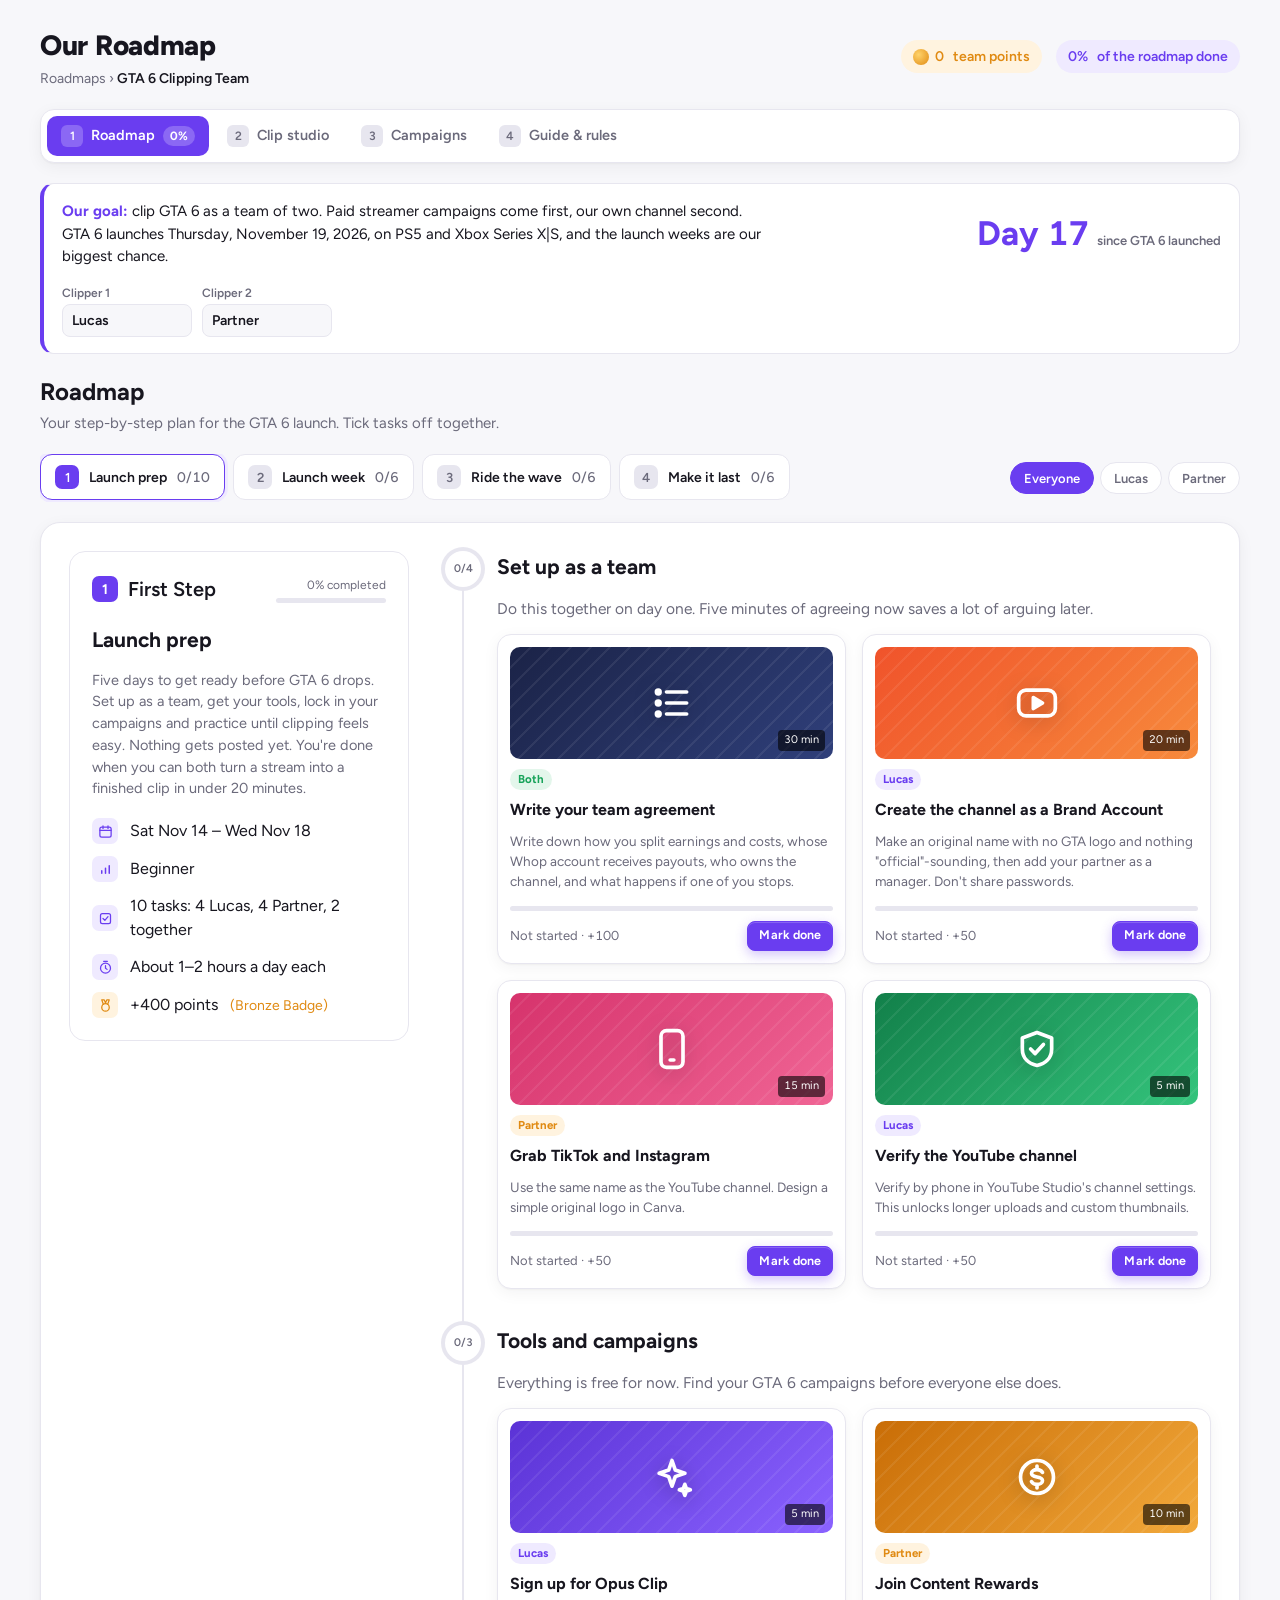
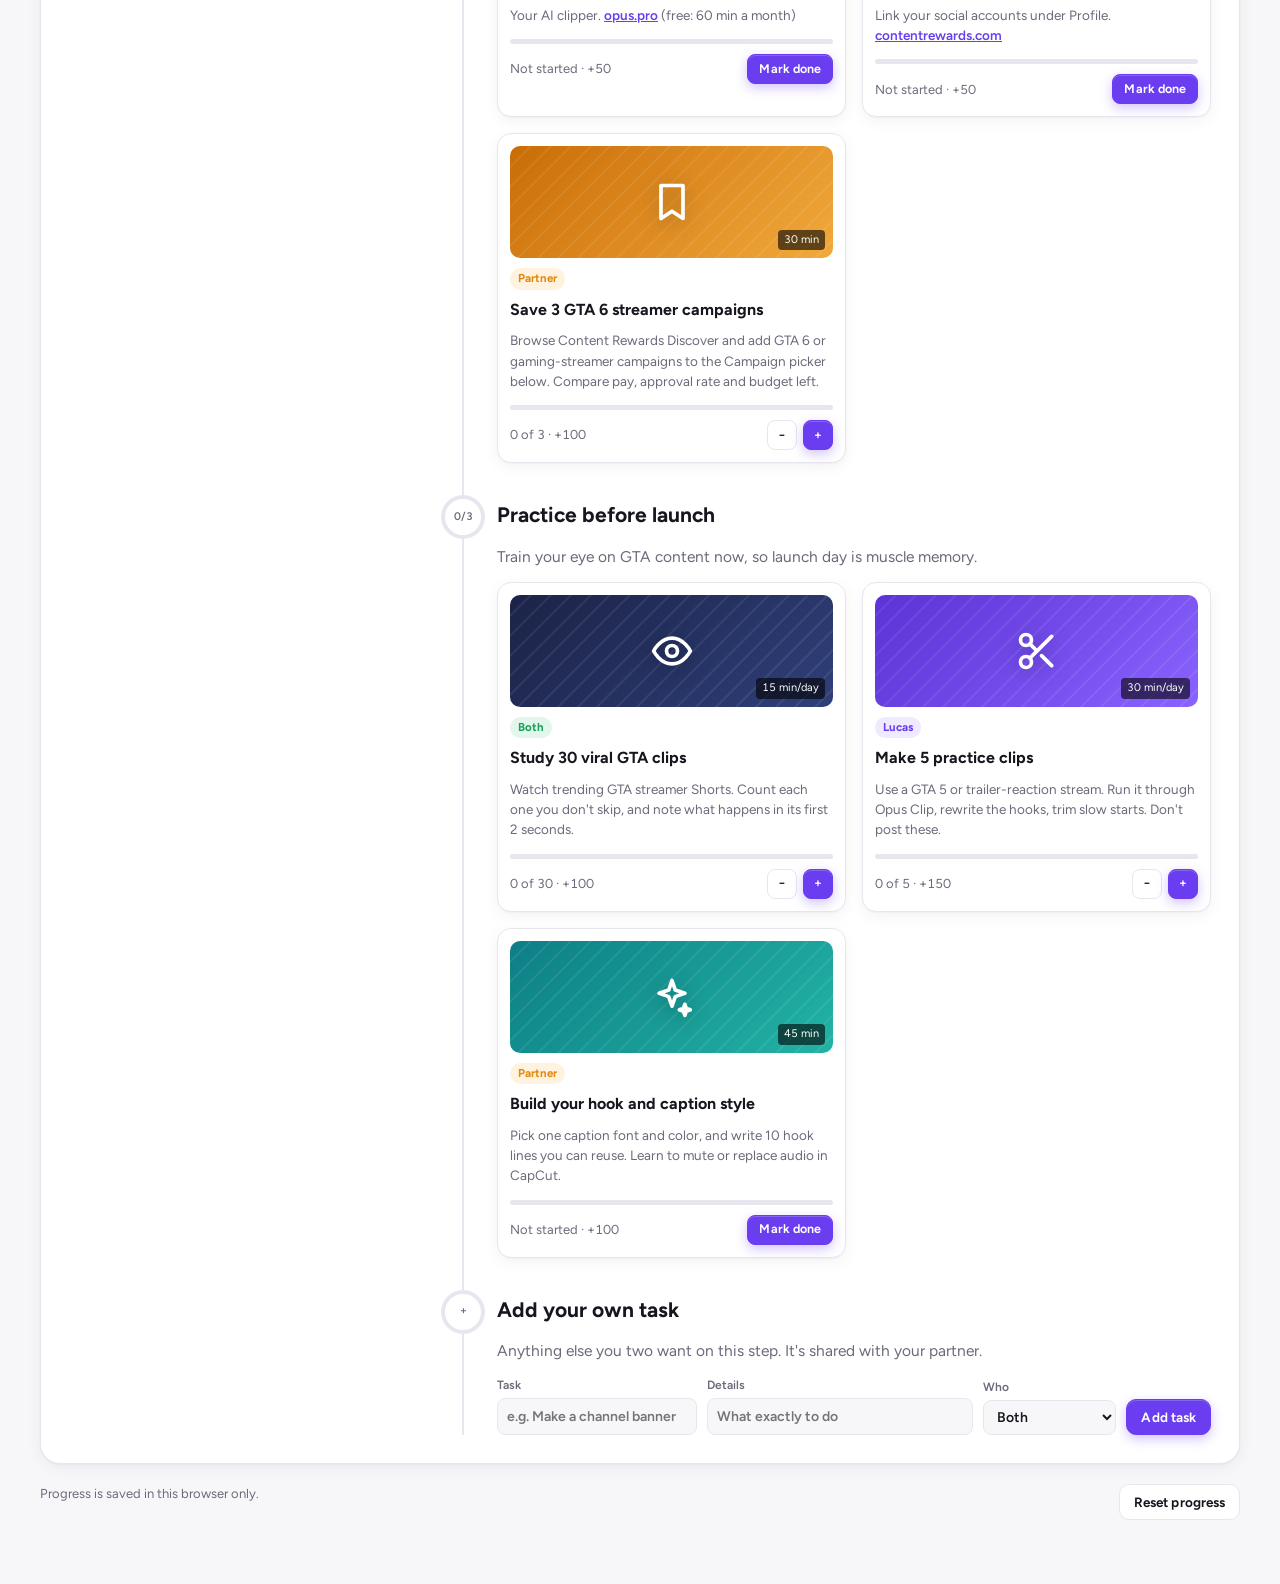
<file: legacy/roadmap-artifact.html>
<!DOCTYPE html>
<html lang="en">
<head>
<meta charset="utf-8">
<meta name="viewport" content="width=device-width, initial-scale=1">
<title>GTA 6 Clipping Roadmap</title>
<link rel="preconnect" href="https://fonts.googleapis.com">
<link rel="preconnect" href="https://fonts.gstatic.com" crossorigin>
<link href="https://fonts.googleapis.com/css2?family=Figtree:wght@400;500;600;700;800&family=Unbounded:wght@600;800&display=swap" rel="stylesheet">
<style>
/* Layout: sticky step card left, vertical timeline of task sections right — progress drives every colour. */
:root {
  --bg: #f7f7fa;
  --surface: #ffffff;
  --line: #e7e6ef;
  --ink: #17161f;
  --muted: #6b6a7b;
  --accent: #6a3df0;
  --accent-soft: #efeaff;
  --good: #18a35a;
  --good-soft: #e3f6eb;
  --gold: #e08a12;
  --gold-soft: #fff3df;
  --shadow: 0 1px 2px rgba(23,22,31,.04), 0 4px 16px rgba(23,22,31,.05);
  --font: "Figtree", system-ui, -apple-system, "Segoe UI", sans-serif;
  color-scheme: light;
}
@media (prefers-color-scheme: dark) {
  :root:not([data-theme="light"]) {
    --bg: #111017; --surface: #1a1922; --line: #2c2a38; --ink: #f1f0f6; --muted: #a09fb2;
    --accent: #9b7bff; --accent-soft: #2a2145; --good: #3ccf7f; --good-soft: #17301f;
    --gold: #f2a93b; --gold-soft: #33260f; --shadow: 0 1px 2px rgba(0,0,0,.3);
    color-scheme: dark;
  }
}
:root[data-theme="dark"] {
  --bg: #111017; --surface: #1a1922; --line: #2c2a38; --ink: #f1f0f6; --muted: #a09fb2;
  --accent: #9b7bff; --accent-soft: #2a2145; --good: #3ccf7f; --good-soft: #17301f;
  --gold: #f2a93b; --gold-soft: #33260f; --shadow: 0 1px 2px rgba(0,0,0,.3);
  color-scheme: dark;
}
* { box-sizing: border-box; }
html, body { margin: 0; }
body { background: var(--bg); color: var(--ink); font-family: var(--font); font-size: 15px; line-height: 1.5; }
button { font-family: inherit; }
:focus-visible { outline: 2px solid var(--accent); outline-offset: 2px; }
a { color: var(--accent); }

.wrap { max-width: 1240px; margin: 0 auto; padding: 24px 20px 64px; display: grid; gap: 20px; }
.top { display: flex; flex-wrap: wrap; align-items: center; justify-content: space-between; gap: 16px; }
.top h1 { margin: 0; font-size: 28px; font-weight: 800; letter-spacing: -.01em; }
.crumb { color: var(--muted); font-size: 14px; margin-top: 2px; }
.crumb b { color: var(--ink); font-weight: 600; }
.stats { display: flex; align-items: center; gap: 14px; flex-wrap: wrap; }
.pill { display: inline-flex; align-items: center; gap: 6px; padding: 6px 12px; border-radius: 999px; font-weight: 600; font-size: 14px; }
.pill.points { color: var(--gold); background: var(--gold-soft); }
.pill.overall { color: var(--accent); background: var(--accent-soft); }
.coin { width: 16px; height: 16px; border-radius: 50%; background: radial-gradient(circle at 35% 35%, #ffd36b, #e08a12); }

.tabs { display: flex; gap: 8px; overflow-x: auto; padding-bottom: 2px; }
.tab { flex: 0 0 auto; display: flex; align-items: center; gap: 10px; padding: 10px 14px; border-radius: 12px; border: 1px solid var(--line); background: var(--surface); color: var(--ink); cursor: pointer; font-size: 14px; font-weight: 600; }
.tab .num { width: 24px; height: 24px; border-radius: 7px; display: grid; place-items: center; background: var(--line); color: var(--muted); font-size: 13px; }
.tab .sub { color: var(--muted); font-weight: 500; font-variant-numeric: tabular-nums; }
.tab[aria-selected="true"] { border-color: var(--accent); box-shadow: 0 0 0 3px var(--accent-soft); }
.tab[aria-selected="true"] .num { background: var(--accent); color: #fff; }
.tab.done .num { background: var(--good); color: #fff; }

.board { background: var(--surface); border: 1px solid var(--line); border-radius: 20px; padding: 28px; display: grid; grid-template-columns: 340px 1fr; gap: 32px; box-shadow: var(--shadow); }
@media (max-width: 900px) { .board { grid-template-columns: 1fr; padding: 18px; } }

.stepcard { position: sticky; top: 20px; align-self: start; border: 1px solid var(--line); border-radius: 16px; padding: 22px; display: grid; gap: 14px; background: var(--surface); }
@media (max-width: 900px) { .stepcard { position: static; } }
.stephead { display: flex; justify-content: space-between; align-items: center; gap: 12px; }
.stephead .label { display: flex; align-items: center; gap: 10px; font-size: 20px; font-weight: 600; }
.badge-num { width: 26px; height: 26px; border-radius: 7px; background: var(--accent); color: #fff; display: grid; place-items: center; font-size: 14px; font-weight: 700; }
.pct { font-size: 12px; color: var(--muted); text-align: right; min-width: 110px; }
.bar { height: 5px; border-radius: 99px; background: var(--line); overflow: hidden; margin-top: 4px; }
.bar > i { display: block; height: 100%; background: var(--accent); border-radius: 99px; transition: width .4s ease; }
.bar.good > i { background: var(--good); }
.stepcard h2 { margin: 6px 0 0; font-size: 21px; text-wrap: balance; }
.stepcard p { margin: 0; color: var(--muted); font-size: 14.5px; }
.meta { list-style: none; margin: 4px 0 0; padding: 0; display: grid; gap: 12px; }
.meta li { display: flex; align-items: center; gap: 12px; font-size: 16px; }
.meta .ic { width: 26px; height: 26px; border-radius: 7px; background: var(--accent-soft); color: var(--accent); display: grid; place-items: center; flex: none; }
.meta .ic svg { width: 15px; height: 15px; }
.meta .reward { color: var(--gold); font-size: 14px; }
.unlocked { display: none; border-radius: 12px; padding: 12px 14px; background: var(--good-soft); color: var(--good); font-weight: 600; font-size: 14px; }
.stepcard.complete .unlocked { display: block; }
.nextbtn { justify-self: start; border: 0; background: var(--accent); color: #fff; padding: 10px 16px; border-radius: 10px; font-weight: 600; cursor: pointer; display: none; }
.stepcard.complete .nextbtn { display: inline-block; }

.timeline { display: grid; gap: 36px; position: relative; padding-left: 56px; }
.timeline::before { content: ""; position: absolute; left: 21px; top: 22px; bottom: 0; width: 2px; background: var(--line); }
.section { position: relative; display: grid; gap: 14px; }
.marker { position: absolute; left: -56px; top: -4px; width: 44px; height: 44px; border-radius: 50%; display: grid; place-items: center; background: var(--surface); font-size: 11px; color: var(--muted); font-weight: 600; font-variant-numeric: tabular-nums; }
.marker.ring { background: conic-gradient(var(--accent) var(--p), var(--line) 0); }
.marker.ring::after { content: attr(data-l); position: absolute; inset: 4px; border-radius: 50%; background: var(--surface); display: grid; place-items: center; }
.marker.check { background: var(--accent); color: #fff; box-shadow: 0 0 0 5px var(--accent-soft); }
.marker.check svg { width: 20px; height: 20px; }
.section h3 { margin: 0; font-size: 21px; font-weight: 700; text-wrap: balance; }
.section.complete h3 { color: var(--accent); }
.section > p { margin: 0; color: var(--muted); max-width: 68ch; font-size: 15.5px; }
.cards { display: grid; grid-template-columns: repeat(auto-fill, minmax(230px, 1fr)); gap: 16px; }

.card { border: 1px solid var(--line); border-radius: 14px; padding: 12px; display: grid; gap: 10px; background: var(--surface); box-shadow: var(--shadow); align-content: start; }
.thumb { position: relative; height: 112px; border-radius: 10px; display: grid; place-items: center; overflow: hidden; color: #fff; }
.thumb svg { width: 44px; height: 44px; filter: drop-shadow(0 4px 10px rgba(0,0,0,.25)); }
.thumb .time { position: absolute; right: 8px; bottom: 8px; background: rgba(0,0,0,.6); color: #fff; font-size: 11px; padding: 2px 6px; border-radius: 4px; font-variant-numeric: tabular-nums; }
.thumb::before { content: ""; position: absolute; inset: 0; background: repeating-linear-gradient(135deg, rgba(255,255,255,.07) 0 2px, transparent 2px 14px); }
.t-red { background: linear-gradient(135deg, #f0532b, #f78a3c); }
.t-blue { background: linear-gradient(135deg, #2b5cf0, #4f8af7); }
.t-violet { background: linear-gradient(135deg, #5b33d6, #8a62ff); }
.t-teal { background: linear-gradient(135deg, #0d7f86, #22b3a5); }
.t-navy { background: linear-gradient(135deg, #1b2347, #2f3f7a); }
.t-pink { background: linear-gradient(135deg, #d6336c, #f06595); }
.t-gold { background: linear-gradient(135deg, #c96d06, #f2a93b); }
.t-green { background: linear-gradient(135deg, #12804a, #34c47c); }
.card h4 { margin: 0; font-size: 16px; font-weight: 700; line-height: 1.3; }
.card .how { margin: 0; color: var(--muted); font-size: 13.5px; }
.card .how a { font-weight: 600; }
.status { display: flex; justify-content: space-between; align-items: center; gap: 8px; font-size: 13px; }
.status .s { color: var(--muted); font-variant-numeric: tabular-nums; }
.card.done .status .s { color: var(--good); font-weight: 600; }
.btn { border: 1px solid var(--line); background: var(--surface); color: var(--ink); border-radius: 8px; padding: 6px 10px; font-size: 13px; font-weight: 600; cursor: pointer; }
.btn.primary { background: var(--accent); border-color: var(--accent); color: #fff; }
.card.done .btn.primary { background: var(--good-soft); color: var(--good); border-color: transparent; }
.counter { display: flex; gap: 6px; }
.counter .btn { width: 32px; padding: 6px 0; }

.ref { display: grid; grid-template-columns: repeat(auto-fit, minmax(280px, 1fr)); gap: 16px; }
.refcard { background: var(--surface); border: 1px solid var(--line); border-radius: 16px; padding: 20px; display: grid; gap: 10px; align-content: start; }
.refcard h3 { margin: 0; font-size: 17px; }
.refcard ol, .refcard ul { margin: 0; padding-left: 20px; display: grid; gap: 6px; font-size: 14px; color: var(--muted); }
.refcard li b { color: var(--ink); }
.refcard table { width: 100%; border-collapse: collapse; font-size: 13.5px; }
.refcard td { padding: 6px 0; border-top: 1px solid var(--line); vertical-align: top; }
.refcard td:last-child { text-align: right; color: var(--muted); font-variant-numeric: tabular-nums; white-space: nowrap; padding-left: 10px; }
.foot { display: flex; justify-content: space-between; flex-wrap: wrap; gap: 12px; color: var(--muted); font-size: 13px; }
.goal { background: var(--surface); border: 1px solid var(--line); border-left: 4px solid var(--accent); border-radius: 14px; padding: 16px 18px; display: flex; flex-wrap: wrap; gap: 16px 28px; align-items: center; justify-content: space-between; }
.goal .txt { max-width: 70ch; font-size: 15px; }
.goal .txt b { color: var(--accent); }
.countdown { display: flex; align-items: baseline; gap: 8px; font-weight: 700; }
.countdown .big { font-size: 34px; line-height: 1; color: var(--accent); font-variant-numeric: tabular-nums; }
.countdown .small { color: var(--muted); font-size: 13px; font-weight: 600; max-width: 140px; line-height: 1.3; }
.team { display: flex; flex-wrap: wrap; gap: 10px; align-items: center; }
.team label { font-size: 12px; color: var(--muted); font-weight: 600; display: grid; gap: 2px; }
.team input { font: inherit; font-size: 14px; font-weight: 600; color: var(--ink); background: var(--bg); border: 1px solid var(--line); border-radius: 8px; padding: 5px 9px; width: 130px; }
.filter { display: flex; gap: 6px; flex-wrap: wrap; }
.chipbtn { border: 1px solid var(--line); background: var(--surface); color: var(--muted); border-radius: 999px; padding: 5px 12px; font-size: 13px; font-weight: 600; cursor: pointer; }
.chipbtn[aria-pressed="true"] { background: var(--accent); border-color: var(--accent); color: #fff; }
.owner { display: inline-flex; align-items: center; gap: 4px; font-size: 11.5px; font-weight: 700; padding: 2px 8px; border-radius: 999px; justify-self: start; }
.owner.o-a { background: var(--accent-soft); color: var(--accent); }
.owner.o-b { background: var(--gold-soft); color: var(--gold); }
.owner.o-both { background: var(--good-soft); color: var(--good); }
.card.hidden { display: none; }
.cardrow { display: flex; justify-content: space-between; align-items: center; gap: 8px; }
.cardtools { display: flex; gap: 10px; }
.linkbtn { border: 0; background: none; padding: 0; color: var(--muted); font-size: 12.5px; font-weight: 600; cursor: pointer; }
.linkbtn:hover { color: var(--accent); }
.addform { display: grid; grid-template-columns: 1.2fr 1.6fr .8fr auto; gap: 10px; align-items: end; }
@media (max-width: 700px) { .addform { grid-template-columns: 1fr; } }
.addform label { display: grid; gap: 4px; font-size: 12px; font-weight: 600; color: var(--muted); }
.addform input, .addform select { font: inherit; font-size: 14px; color: var(--ink); background: var(--bg); border: 1px solid var(--line); border-radius: 8px; padding: 7px 9px; min-width: 0; }
.addform .btn { padding: 8px 14px; }
.camp { background: var(--surface); border: 1px solid var(--line); border-radius: 20px; padding: 24px; display: grid; gap: 16px; box-shadow: var(--shadow); }
.camphead { display: flex; flex-wrap: wrap; justify-content: space-between; align-items: end; gap: 12px; }
.camphead h2 { margin: 0; font-size: 22px; }
.camphead p { margin: 2px 0 0; color: var(--muted); font-size: 14.5px; max-width: 70ch; }
.campsum { display: flex; gap: 8px; flex-wrap: wrap; }
.tablewrap { overflow-x: auto; border: 1px solid var(--line); border-radius: 12px; }
.ctable { width: 100%; border-collapse: collapse; font-size: 14px; min-width: 860px; }
.ctable th { text-align: left; font-size: 12px; color: var(--muted); font-weight: 600; padding: 10px 12px; background: var(--bg); border-bottom: 1px solid var(--line); white-space: nowrap; }
.ctable td { padding: 10px 12px; border-bottom: 1px solid var(--line); vertical-align: middle; }
.ctable tr:last-child td { border-bottom: 0; }
.ctable td.num { font-variant-numeric: tabular-nums; white-space: nowrap; }
.ctable tr.dropped td { opacity: .5; }
.ctable tr.joined td:first-child { box-shadow: inset 3px 0 0 var(--good); }
.cname { font-weight: 700; }
.cnote { color: var(--muted); font-size: 12.5px; margin-top: 2px; max-width: 34ch; }
.plat { display: inline-block; font-size: 11px; font-weight: 700; padding: 1px 6px; border-radius: 5px; background: var(--line); color: var(--muted); margin-right: 3px; }
.plat.on { background: var(--accent-soft); color: var(--accent); }
.pick { border: 1px solid var(--line); background: var(--surface); color: var(--muted); border-radius: 999px; padding: 3px 9px; font-size: 12px; font-weight: 600; cursor: pointer; margin: 2px 4px 2px 0; }
.pick[aria-pressed="true"] { background: var(--good-soft); color: var(--good); border-color: transparent; }
.ctable select { font: inherit; font-size: 13px; color: var(--ink); background: var(--bg); border: 1px solid var(--line); border-radius: 8px; padding: 4px 6px; }
.empty { color: var(--muted); font-size: 14px; padding: 18px; text-align: center; }
.campform { display: grid; grid-template-columns: repeat(6, minmax(0, 1fr)); gap: 10px; align-items: end; }
.campform .wide { grid-column: span 2; }
@media (max-width: 900px) { .campform { grid-template-columns: 1fr 1fr; } .campform .wide { grid-column: span 2; } }
.campform label { display: grid; gap: 4px; font-size: 12px; font-weight: 600; color: var(--muted); }
.campform input { font: inherit; font-size: 14px; color: var(--ink); background: var(--bg); border: 1px solid var(--line); border-radius: 8px; padding: 7px 9px; min-width: 0; }
.campform fieldset { border: 0; padding: 0; margin: 0; display: flex; gap: 10px; align-items: center; font-size: 13px; }
.campform legend { font-size: 12px; font-weight: 600; color: var(--muted); padding: 0; margin-bottom: 4px; }
.campform fieldset label { display: flex; gap: 4px; align-items: center; color: var(--ink); font-weight: 600; }
.jobs { display: grid; gap: 12px; }
.job { border: 1px solid var(--line); border-radius: 14px; padding: 14px 16px; display: grid; gap: 10px; background: var(--surface); }
.jobtop { display: flex; flex-wrap: wrap; justify-content: space-between; gap: 8px 16px; align-items: center; }
.jobtitle { font-weight: 700; word-break: break-word; }
.jobmeta { color: var(--muted); font-size: 13px; }
.state { font-size: 12px; font-weight: 700; padding: 3px 9px; border-radius: 999px; background: var(--line); color: var(--muted); white-space: nowrap; }
.state.processing, .state.starting { background: var(--accent-soft); color: var(--accent); }
.state.done { background: var(--good-soft); color: var(--good); }
.state.error { background: var(--gold-soft); color: var(--gold); }
.jobmsg { font-size: 13.5px; color: var(--muted); }
.jobmsg.err { color: var(--gold); font-weight: 600; }
.cliplist { list-style: none; margin: 0; padding: 0; display: grid; gap: 6px; counter-reset: c; }
.cliplist li { display: grid; grid-template-columns: 28px 1fr auto; gap: 10px; align-items: baseline; font-size: 14px; padding: 6px 0; border-top: 1px solid var(--line); }
.cliplist li::before { counter-increment: c; content: counter(c); font-weight: 700; color: var(--accent); }
.cliplist .hook { display: block; color: var(--good); font-size: 13px; font-weight: 600; margin-top: 2px; }
.cliplist .cm { color: var(--muted); font-size: 12.5px; white-space: nowrap; font-variant-numeric: tabular-nums; }
.jobbtns { display: flex; flex-wrap: wrap; gap: 8px; align-items: center; }
.studioform { display: grid; grid-template-columns: 2.4fr 1fr .8fr .7fr .9fr auto; gap: 10px; align-items: end; }
@media (max-width: 900px) { .studioform { grid-template-columns: 1fr 1fr; } .studioform .wide { grid-column: span 2; } }
.studioform label { display: grid; gap: 4px; font-size: 12px; font-weight: 600; color: var(--muted); }
.studioform input, .studioform select { font: inherit; font-size: 14px; color: var(--ink); background: var(--bg); border: 1px solid var(--line); border-radius: 8px; padding: 7px 9px; min-width: 0; }
.jobbtns a.btn { text-decoration: none; display: inline-block; }
.note { font-size: 13px; color: var(--muted); margin: 0; }
.pagenav { position: sticky; top: 0; z-index: 5; display: flex; gap: 4px; overflow-x: auto; background: var(--surface); border: 1px solid var(--line); border-radius: 14px; padding: 6px; box-shadow: var(--shadow); }
.pagenav a { flex: 0 0 auto; display: flex; align-items: center; gap: 8px; padding: 9px 14px; border-radius: 10px; color: var(--muted); font-weight: 600; font-size: 14.5px; text-decoration: none; }
.pagenav a:hover { background: var(--bg); color: var(--ink); }
.pagenav a[aria-current="page"] { background: var(--accent); color: #fff; }
.pagenav .pi { width: 22px; height: 22px; border-radius: 6px; display: grid; place-items: center; font-size: 12px; background: var(--line); color: var(--muted); }
.pagenav a[aria-current="page"] .pi { background: rgba(255,255,255,.22); color: #fff; }
.pagenav .pc { font-size: 12px; font-weight: 700; padding: 1px 7px; border-radius: 999px; background: var(--accent-soft); color: var(--accent); font-variant-numeric: tabular-nums; }
.pagenav .pc:empty { display: none; }
.pagenav a[aria-current="page"] .pc { background: rgba(255,255,255,.22); color: #fff; }
.page { display: grid; gap: 20px; }
.page[hidden] { display: none; }
.pagehead h2 { margin: 0; font-size: 24px; text-wrap: balance; }
.pagehead p { margin: 2px 0 0; color: var(--muted); font-size: 15px; }
/* Clip studio: its own dark creator-app world, the same in light and dark mode */
#studio { --sx-bg: #0d0b14; --sx-panel: #17142a; --sx-line: #2c2745; --sx-ink: #f6f3ff; --sx-mute: #a49fbf; --sx-hot: #ff2d87; --sx-cool: #7b2cff; --sx-cyan: #00e0ff; --sx-display: "Unbounded", "Figtree", system-ui, sans-serif;
  color-scheme: dark; background: radial-gradient(900px 380px at 0% -10%, rgba(255,45,135,.28), transparent 60%), radial-gradient(800px 380px at 100% 0%, rgba(0,224,255,.18), transparent 60%), var(--sx-bg);
  color: var(--sx-ink); border: 1px solid var(--sx-line); border-radius: 24px; padding: 28px; gap: 18px; box-shadow: 0 20px 60px rgba(13,11,20,.35); }
#studio a { color: var(--sx-cyan); }
.sx-hero { display: grid; gap: 8px; }
.sx-kicker { display: inline-flex; align-items: center; gap: 8px; justify-self: start; font-size: 12px; font-weight: 700; letter-spacing: .06em; text-transform: uppercase; color: var(--sx-mute); background: rgba(255,255,255,.06); border: 1px solid var(--sx-line); padding: 5px 11px; border-radius: 999px; }
.sx-dot { width: 8px; height: 8px; border-radius: 50%; background: var(--sx-hot); box-shadow: 0 0 0 0 rgba(255,45,135,.6); animation: sxPulse 1.6s infinite; display: inline-block; }
@keyframes sxPulse { 0% { box-shadow: 0 0 0 0 rgba(255,45,135,.6); } 70% { box-shadow: 0 0 0 9px rgba(255,45,135,0); } 100% { box-shadow: 0 0 0 0 rgba(255,45,135,0); } }
.sx-title { margin: 4px 0 0; font-family: var(--sx-display); font-weight: 800; font-size: clamp(26px, 4.4vw, 44px); line-height: 1.05; letter-spacing: -.02em; text-wrap: balance; }
.sx-grad { background: linear-gradient(90deg, var(--sx-hot), #ff9a3c 45%, var(--sx-cyan)); -webkit-background-clip: text; background-clip: text; color: transparent; }
.sx-sub { margin: 0; color: var(--sx-mute); max-width: 60ch; font-size: 15.5px; }
.sx-stats { display: flex; gap: 22px; flex-wrap: wrap; margin-top: 6px; }
.sx-stats div { display: grid; }
.sx-stats b { font-family: var(--sx-display); font-size: 24px; font-variant-numeric: tabular-nums; }
.sx-stats span { font-size: 12px; color: var(--sx-mute); text-transform: uppercase; letter-spacing: .06em; font-weight: 700; }
#studio .studioform { display: grid; gap: 12px; grid-template-columns: 1fr; }
.sx-drop { display: flex; align-items: center; gap: 10px; background: rgba(255,255,255,.05); border: 1.5px solid var(--sx-line); border-radius: 18px; padding: 8px 8px 8px 16px; transition: border-color .2s, box-shadow .2s; }
.sx-drop:focus-within { border-color: var(--sx-hot); box-shadow: 0 0 0 4px rgba(255,45,135,.18); }
.sx-drop > svg { width: 20px; height: 20px; color: var(--sx-mute); flex: none; }
#studio .sx-drop input { flex: 1; min-width: 0; background: none; border: 0; color: var(--sx-ink); font: inherit; font-size: 16px; padding: 10px 0; outline: none; }
#studio .sx-drop input::placeholder { color: var(--sx-mute); }
.sx-vh { position: absolute; width: 1px; height: 1px; overflow: hidden; clip: rect(0 0 0 0); }
.sx-go { display: inline-flex; align-items: center; gap: 8px; border: 0; cursor: pointer; font: inherit; font-weight: 800; font-size: 15px; color: #fff; padding: 12px 20px; border-radius: 13px; background: linear-gradient(90deg, var(--sx-hot), var(--sx-cool)); box-shadow: 0 8px 24px rgba(255,45,135,.35); }
.sx-go svg { width: 18px; height: 18px; }
.sx-go:hover { filter: brightness(1.08); }
.sx-opts { display: flex; flex-wrap: wrap; gap: 10px 18px; align-items: center; }
.sx-seg { border: 0; margin: 0; padding: 0; display: flex; align-items: center; gap: 4px; flex-wrap: wrap; }
.sx-seg legend, .sx-lg { float: left; margin-right: 6px; font-size: 11.5px; font-weight: 700; text-transform: uppercase; letter-spacing: .06em; color: var(--sx-mute); padding: 0; }
.sx-seg label { position: relative; cursor: pointer; }
.sx-seg input { position: absolute; opacity: 0; inset: 0; cursor: pointer; }
.sx-seg span { display: inline-block; padding: 6px 12px; border-radius: 999px; border: 1px solid var(--sx-line); font-size: 13.5px; font-weight: 700; color: var(--sx-mute); background: rgba(255,255,255,.03); }
.sx-seg input:checked + span { color: #fff; border-color: transparent; background: linear-gradient(90deg, var(--sx-hot), var(--sx-cool)); }
.sx-seg input:focus-visible + span { outline: 2px solid var(--sx-cyan); outline-offset: 2px; }
.sx-count { display: flex; align-items: center; gap: 4px; }
.sx-step { width: 30px; height: 30px; border-radius: 50%; border: 1px solid var(--sx-line); background: rgba(255,255,255,.04); color: var(--sx-ink); font-size: 16px; font-weight: 700; cursor: pointer; }
#studio .sx-count input { width: 44px; text-align: center; background: none; border: 0; color: var(--sx-ink); font: inherit; font-family: var(--sx-display); font-size: 18px; -moz-appearance: textfield; }
#studio .sx-count input::-webkit-inner-spin-button { -webkit-appearance: none; }
.sx-note { margin: 0; font-size: 13px; color: var(--sx-mute); }
#studio .jobs { gap: 14px; }
.sx-job { background: var(--sx-panel); border: 1px solid var(--sx-line); border-radius: 20px; padding: 16px 18px; color: var(--sx-ink); }
.sx-job .jobtitle { font-size: 16px; }
.sx-job .jobmsg { color: var(--sx-mute); }
.sx-job .jobmsg.err { color: #ffb020; }
.sx-tags { display: flex; flex-wrap: wrap; gap: 6px; margin-top: 6px; }
.sx-tags span { font-size: 12px; font-weight: 700; color: var(--sx-mute); background: rgba(255,255,255,.05); border: 1px solid var(--sx-line); padding: 2px 9px; border-radius: 999px; }
.sx-state { display: inline-flex; align-items: center; gap: 7px; font-size: 12px; font-weight: 800; letter-spacing: .05em; text-transform: uppercase; padding: 5px 11px; border-radius: 999px; background: rgba(255,255,255,.06); color: var(--sx-mute); white-space: nowrap; }
.sx-state.processing, .sx-state.starting { background: rgba(255,45,135,.14); color: #ff7ab6; }
.sx-state.done { background: rgba(32,227,178,.14); color: #3dffc5; }
.sx-state.error { background: rgba(255,176,32,.14); color: #ffb020; }
.sx-bar { height: 6px; border-radius: 99px; background: rgba(255,255,255,.07); overflow: hidden; }
.sx-bar i { display: block; height: 100%; width: 40%; border-radius: 99px; background: linear-gradient(90deg, var(--sx-hot), var(--sx-cyan)); animation: sxSlide 1.8s ease-in-out infinite; }
@keyframes sxSlide { 0% { transform: translateX(-100%); } 100% { transform: translateX(260%); } }
.sx-reel { display: flex; gap: 12px; overflow-x: auto; padding: 4px 2px 10px; scroll-snap-type: x mandatory; }
.sx-phone { position: relative; flex: 0 0 150px; aspect-ratio: 9 / 16; border-radius: 18px; overflow: hidden; scroll-snap-align: start; display: block; text-decoration: none; color: #fff !important; box-shadow: 0 10px 26px rgba(0,0,0,.35), inset 0 0 0 1px rgba(255,255,255,.12); transition: transform .2s; }
.sx-phone::before { content: ""; position: absolute; inset: 0; background: linear-gradient(180deg, rgba(0,0,0,.05) 40%, rgba(0,0,0,.65)); }
a.sx-phone:hover { transform: translateY(-3px); }
.sx-rank, .sx-dur { position: absolute; top: 9px; z-index: 1; font-size: 11.5px; font-weight: 800; padding: 2px 8px; border-radius: 999px; background: rgba(0,0,0,.45); font-variant-numeric: tabular-nums; }
.sx-rank { left: 9px; }
.sx-dur { right: 9px; }
.sx-play { position: absolute; z-index: 1; left: 50%; top: 42%; transform: translate(-50%, -50%); width: 46px; height: 46px; border-radius: 50%; display: grid; place-items: center; background: rgba(255,255,255,.22); backdrop-filter: blur(4px); }
.sx-play svg { width: 22px; height: 22px; margin-left: 3px; }
.sx-cap { position: absolute; z-index: 1; left: 10px; right: 10px; top: 38%; transform: translateY(-50%); text-align: center; font-family: var(--sx-display); font-weight: 800; font-size: 14px; line-height: 1.15; text-transform: uppercase; text-shadow: 0 2px 0 #000, 0 0 10px rgba(0,0,0,.6); -webkit-text-stroke: .6px #000; }
.sx-foot { position: absolute; z-index: 1; left: 10px; right: 10px; bottom: 10px; display: grid; gap: 4px; }
.sx-fire { display: inline-flex; align-items: center; gap: 3px; justify-self: start; font-size: 12px; font-weight: 800; color: #ffd36b; }
.sx-fire svg { width: 13px; height: 13px; }
.sx-ct { font-size: 12px; font-weight: 600; line-height: 1.25; display: -webkit-box; -webkit-line-clamp: 3; -webkit-box-orient: vertical; overflow: hidden; }
.sx-btn { display: inline-flex; align-items: center; gap: 6px; font: inherit; font-size: 13.5px; font-weight: 700; padding: 8px 14px; border-radius: 999px; border: 1px solid var(--sx-line); background: rgba(255,255,255,.05); color: var(--sx-ink) !important; text-decoration: none; cursor: pointer; }
.sx-btn.hot { border: 0; color: #fff !important; background: linear-gradient(90deg, var(--sx-hot), var(--sx-cool)); }
.sx-btn.ghost { background: none; }
#studio .linkbtn { color: var(--sx-mute); }
#studio .linkbtn:hover { color: var(--sx-ink); }
.sx-empty { display: grid; gap: 4px; text-align: center; padding: 34px 16px; color: var(--sx-mute); border: 1.5px dashed var(--sx-line); border-radius: 20px; }
.sx-empty b { font-family: var(--sx-display); color: var(--sx-ink); font-size: 17px; }
@media (max-width: 700px) { #studio { padding: 18px; } .sx-drop { flex-wrap: wrap; } .sx-go { width: 100%; justify-content: center; } .sx-phone { flex-basis: 128px; } }
@media (prefers-reduced-motion: reduce) { .sx-dot, .sx-bar i { animation: none; } }
/* ---- button system ---- */
.btn { display: inline-flex; align-items: center; justify-content: center; gap: 6px; height: 36px; padding: 0 14px; border-radius: 10px; border: 1px solid var(--line); background: var(--surface); color: var(--ink); font: inherit; font-size: 13.5px; font-weight: 650; letter-spacing: .005em; text-decoration: none; cursor: pointer; white-space: nowrap; transition: background .15s, border-color .15s, box-shadow .15s, transform .08s; }
.btn:hover { background: var(--bg); border-color: color-mix(in srgb, var(--line) 50%, var(--muted)); }
.btn:active { transform: translateY(1px); }
.btn svg { width: 15px; height: 15px; flex: none; }
.btn.primary { background: var(--accent); border-color: var(--accent); color: #fff; box-shadow: 0 1px 0 rgba(255,255,255,.2) inset, 0 4px 12px color-mix(in srgb, var(--accent) 30%, transparent); }
.btn.primary:hover { background: color-mix(in srgb, var(--accent) 88%, #000); }
.btn.success { background: var(--good-soft); border-color: transparent; color: var(--good); }
.btn.success:hover { background: color-mix(in srgb, var(--good-soft) 80%, var(--good)); }
.btn:disabled { opacity: .5; cursor: default; transform: none; }
.status .btn { height: 30px; padding: 0 11px; font-size: 12.5px; border-radius: 8px; }
.counter .btn { width: 30px; padding: 0; }
.linkbtn { height: 28px; padding: 0 8px; border-radius: 7px; transition: background .15s, color .15s; }
.linkbtn:hover { background: var(--bg); color: var(--ink); }
.linkbtn.danger:hover { color: #d14343; background: color-mix(in srgb, #d14343 10%, transparent); }
.chipbtn { height: 32px; padding: 0 13px; display: inline-flex; align-items: center; gap: 6px; transition: background .15s, color .15s, border-color .15s; }
.chipbtn:hover { color: var(--ink); border-color: color-mix(in srgb, var(--line) 50%, var(--muted)); }
/* ---- campaigns ---- */
.cx-scout { display: flex; gap: 12px; align-items: center; background: var(--bg); border: 1px solid var(--line); border-radius: 14px; padding: 12px 16px; max-width: 400px; }
.cx-scout b { display: block; font-size: 14px; }
.cx-scout span { font-size: 12.5px; color: var(--muted); line-height: 1.4; }
.cx-live { width: 10px; height: 10px; border-radius: 50%; background: var(--good); box-shadow: 0 0 0 4px var(--good-soft); flex: none; }
.cx-filters { display: flex; gap: 8px; flex-wrap: wrap; }
.cx-n { font-variant-numeric: tabular-nums; font-size: 12px; padding: 1px 7px; border-radius: 999px; background: var(--bg); color: var(--muted); }
.chipbtn[aria-pressed="true"] .cx-n { background: rgba(255,255,255,.22); color: #fff; }
.cx-grid { display: grid; grid-template-columns: repeat(auto-fill, minmax(310px, 1fr)); gap: 16px; align-items: start; }
.cx-card { position: relative; display: grid; gap: 14px; padding: 18px 18px 12px; border: 1px solid var(--line); border-radius: 18px; background: var(--surface); box-shadow: 0 1px 2px rgba(23,22,31,.04), 0 8px 24px rgba(23,22,31,.05); overflow: hidden; transition: box-shadow .2s, transform .2s; }
.cx-card::before { content: ""; position: absolute; inset: 0 0 auto 0; height: 3px; background: var(--line); }
.cx-card.cat-gta6::before { background: linear-gradient(90deg, #ff6a2b, #ff2d87); }
.cx-card.cat-gaming::before { background: linear-gradient(90deg, var(--accent), #4f8af7); }
.cx-card:hover { box-shadow: 0 1px 2px rgba(23,22,31,.05), 0 14px 32px rgba(23,22,31,.09); }
.cx-card.joined { border-color: color-mix(in srgb, var(--good) 45%, var(--line)); }
.cx-card.is-paused .cx-rate, .cx-card.is-paused .cx-fund { opacity: .55; }
.cx-head { display: flex; justify-content: space-between; align-items: center; gap: 8px; }
.cx-badges { display: flex; gap: 6px; flex-wrap: wrap; }
.cx-badges span { height: 22px; display: inline-flex; align-items: center; font-size: 11px; font-weight: 800; letter-spacing: .05em; text-transform: uppercase; padding: 0 8px; border-radius: 6px; }
.cx-cat { background: var(--bg); color: var(--muted); }
.cat-gta6 .cx-cat { background: #fff0e8; color: #c2410c; }
.cat-gaming .cx-cat { background: var(--accent-soft); color: var(--accent); }
.cx-new { background: #ff2d87; color: #fff; }
.cx-paused { background: var(--gold-soft); color: var(--gold); }
.cx-joined { background: var(--good-soft); color: var(--good); }
.cx-site { font-size: 12px; color: var(--muted); font-weight: 600; white-space: nowrap; }
.cx-titleblock { display: grid; gap: 3px; }
.cx-card h3 { margin: 0; font-size: 17px; line-height: 1.3; font-weight: 750; text-wrap: balance; }
.cx-org { font-size: 13px; color: var(--muted); }
.cx-rate { display: flex; justify-content: space-between; align-items: end; gap: 12px; padding: 14px 16px; border-radius: 14px; background: var(--bg); }
.cx-rate-main { display: grid; }
.cx-upto { font-size: 11px; font-weight: 700; text-transform: uppercase; letter-spacing: .06em; color: var(--muted); }
.cx-rate-main b { font-size: 30px; line-height: 1.05; font-weight: 800; letter-spacing: -.02em; font-variant-numeric: tabular-nums; }
.cx-unit { font-size: 12.5px; color: var(--muted); font-weight: 600; }
.cx-cap { display: grid; text-align: right; }
.cx-cap b { font-size: 17px; font-variant-numeric: tabular-nums; }
.cx-cap span { font-size: 11.5px; color: var(--muted); }
.cx-fund { display: grid; gap: 7px; }
.cx-fund-row { display: flex; justify-content: space-between; align-items: baseline; font-size: 13px; color: var(--muted); }
.cx-fund-row b { color: var(--ink); font-size: 14px; font-variant-numeric: tabular-nums; }
.cx-fund-row b i { font-style: normal; color: var(--muted); font-weight: 500; font-size: 12.5px; }
.cx-meter { height: 6px; border-radius: 99px; background: var(--line); overflow: hidden; }
.cx-meter i { display: block; height: 100%; border-radius: 99px; background: var(--good); }
.cx-meter.low i { background: var(--gold); }
.cx-plat { display: flex; gap: 6px; flex-wrap: wrap; }
.cx-pchip { height: 24px; display: inline-flex; align-items: center; padding: 0 9px; border-radius: 999px; font-size: 12px; font-weight: 650; border: 1px solid var(--line); color: var(--ink); }
.cx-muted { font-size: 12.5px; color: var(--muted); }
.cx-note { display: flex; gap: 8px; margin: 0; font-size: 13px; line-height: 1.45; color: var(--ink); background: var(--gold-soft); border-radius: 12px; padding: 10px 12px; }
.cx-note svg { width: 16px; height: 16px; flex: none; color: var(--gold); margin-top: 1px; }
.cx-who { display: flex; justify-content: space-between; align-items: center; gap: 10px; padding-top: 12px; border-top: 1px solid var(--line); }
.cx-who-label { font-size: 13px; font-weight: 650; color: var(--muted); }
.cx-card .cx-who-label { color: var(--muted); }
.cx-avatars { display: flex; gap: 6px; }
.cx-av { width: 34px; height: 34px; border-radius: 50%; border: 1.5px dashed color-mix(in srgb, var(--line) 40%, var(--muted)); background: var(--surface); color: var(--muted); font: inherit; font-weight: 800; font-size: 13px; cursor: pointer; transition: background .15s, color .15s, border-color .15s, transform .1s; }
.cx-av:hover { border-color: var(--accent); color: var(--accent); }
.cx-av:active { transform: scale(.94); }
.cx-av[aria-pressed="true"] { border: 1.5px solid transparent; background: var(--accent); color: #fff; }
.cx-av.b[aria-pressed="true"] { background: #ff6a2b; }
.cx-av:disabled { cursor: default; }
.cx-cta { display: grid; grid-template-columns: 1fr 1fr; gap: 8px; }
.cx-cta .btn { width: 100%; }
.cx-cta .btn:only-child { grid-column: 1 / -1; }
.cx-foot { display: flex; justify-content: space-between; align-items: center; gap: 8px; flex-wrap: wrap; font-size: 12px; color: var(--muted); }
.cx-links { display: flex; gap: 2px; margin-right: -8px; }
.cx-add summary { cursor: pointer; font-weight: 700; color: var(--accent); font-size: 14px; margin-bottom: 10px; }
.toast { position: fixed; left: 50%; bottom: 24px; transform: translateX(-50%) translateY(20px); opacity: 0; background: var(--ink); color: var(--bg); padding: 10px 16px; border-radius: 10px; font-weight: 600; font-size: 14px; transition: .3s; pointer-events: none; }
.toast.show { opacity: 1; transform: translateX(-50%); }
@media (prefers-reduced-motion: reduce) { * { transition: none !important; } }
</style>
</head>
<body>
<div class="wrap">
  <header class="top">
    <div>
      <h1>Our Roadmap</h1>
      <div class="crumb">Roadmaps › <b>GTA 6 Clipping Team</b></div>
    </div>
    <div class="stats">
      <span class="pill points"><span class="coin"></span><span id="points">0</span>&nbsp;team points</span>
      <span class="pill overall"><span id="overall">0%</span>&nbsp;of the roadmap done</span>
    </div>
  </header>

  <nav class="pagenav" id="pagenav" aria-label="Pages">
    <a href="#roadmap" data-page="roadmap"><span class="pi">1</span>Roadmap<span class="pc" id="pc-roadmap"></span></a>
    <a href="#studio" data-page="studio"><span class="pi">2</span>Clip studio<span class="pc" id="pc-studio"></span></a>
    <a href="#campaigns" data-page="campaigns"><span class="pi">3</span>Campaigns<span class="pc" id="pc-campaigns"></span></a>
    <a href="#guide" data-page="guide"><span class="pi">4</span>Guide &amp; rules</a>
  </nav>

  <section class="goal" aria-label="Current goal">
    <div class="txt"><b>Our goal:</b> clip GTA 6 as a team of two. Paid streamer campaigns come first, our own channel second. GTA 6 launches Thursday, November 19, 2026, on PS5 and Xbox Series X|S, and the launch weeks are our biggest chance.</div>
    <div class="countdown" id="countdown"></div>
    <div class="team">
      <label for="nameA">Clipper 1<input id="nameA" type="text" maxlength="16"></label>
      <label for="nameB">Clipper 2<input id="nameB" type="text" maxlength="16"></label>
    </div>
  </section>

  <div class="page" data-page="roadmap">
  <div class="pagehead"><h2>Roadmap</h2><p>Your step-by-step plan for the GTA 6 launch. Tick tasks off together.</p></div>
  <div style="display:flex;flex-wrap:wrap;gap:12px;justify-content:space-between;align-items:center">
    <nav class="tabs" role="tablist" id="tabs"></nav>
    <div class="filter" id="filter" aria-label="Show tasks for"></div>
  </div>

  <main class="board">
    <aside class="stepcard" id="stepcard"></aside>
    <div class="timeline" id="timeline"></div>
  </main>
  </div>
  <div class="page" data-page="studio">
  <section class="camp" id="studio" aria-label="Clip studio"></section>
  </div>
  <div class="page" data-page="campaigns">
  <section class="camp" id="campaigns" aria-label="Campaign picker"></section>
  </div>
  <div class="page" data-page="guide">
  <div class="pagehead"><h2>Guide &amp; rules</h2><p>Your daily routine, your tools and the rules that keep your channel safe.</p></div>
  <section class="ref" aria-label="Quick reference">
    <div class="refcard">
      <h3>Our daily routine (about 1 hour each)</h3>
      <ol>
        <li><b><span class="nA">Clipper 1</span> finds</b>: pick the freshest GTA 6 stream from a campaign streamer and run it through Opus Clip</li>
        <li><b><span class="nA">Clipper 1</span> picks</b>: choose the best reactions and moments, skip story cutscenes</li>
        <li><b><span class="nB">Clipper 2</span> polishes</b>: write the hook, mute the radio, check captions, trim the start</li>
        <li><b><span class="nB">Clipper 2</span> posts</b>: Shorts, TikTok and Reels, with the campaign hashtags</li>
        <li><b>Both log</b>: submit the links and note views after 48 hours</li>
      </ol>
      <p style="margin:0;font-size:14px;color:var(--muted)"><b style="color:var(--ink)">Swap roles every Monday</b> so neither of you gets bored. On a low-energy day, one clip each still counts.</p>
    </div>
    <div class="refcard">
      <h3>Your toolkit</h3>
      <table>
        <tr><td><a href="https://www.opus.pro" target="_blank" rel="noopener">Opus Clip</a> · AI clipping</td><td>Free → $15/mo</td></tr>
        <tr><td><a href="https://vizard.ai" target="_blank" rel="noopener">Vizard</a> · free practice minutes</td><td>Free</td></tr>
        <tr><td><a href="https://www.capcut.com" target="_blank" rel="noopener">CapCut</a> · small fixes</td><td>Free</td></tr>
        <tr><td><a href="https://contentrewards.com" target="_blank" rel="noopener">Content Rewards</a> · paid campaigns</td><td>Free</td></tr>
        <tr><td>YouTube Studio · stats</td><td>Free</td></tr>
      </table>
    </div>
    <div class="refcard">
      <h3>GTA 6 rules that keep us safe</h3>
      <ol>
        <li><b>No story cutscenes or the ending.</b> Rockstar removes isolated cinematics and spoilers.</li>
        <li><b>No leaks.</b> Nothing from before launch that isn't official.</li>
        <li><b>Mute the radio.</b> Licensed songs trigger Content ID claims.</li>
        <li><b>No NPC-massacre compilations.</b> YouTube can demonetize shock content.</li>
        <li><b>No GTA logo or Rockstar art</b> as our channel branding, and no "official"-sounding name.</li>
        <li><b>Always add our own hook.</b> Never post AI clips untouched.</li>
        <li><b>Never buy views,</b> and remember Take-Two can take any video down.</li>
        <li><b>Split money in writing</b> and talk to a tax advisor once money comes in.</li>
      </ol>
    </div>
  </section>
  </div>

  <div class="foot">
    <span id="sync"></span>
    <button class="btn" id="reset" type="button">Reset progress</button>
  </div>
</div>
<div class="toast" id="toast" role="status" aria-live="polite"></div>

<script>
const ICONS = {
  play: '<svg viewBox="0 0 24 24" fill="none" stroke="currentColor" stroke-width="2" stroke-linecap="round" stroke-linejoin="round"><rect x="2" y="5" width="20" height="14" rx="4"/><path d="M10 9l5 3-5 3z" fill="currentColor"/></svg>',
  phone: '<svg viewBox="0 0 24 24" fill="none" stroke="currentColor" stroke-width="2" stroke-linecap="round" stroke-linejoin="round"><rect x="6" y="2" width="12" height="20" rx="3"/><path d="M11 18h2"/></svg>',
  shield: '<svg viewBox="0 0 24 24" fill="none" stroke="currentColor" stroke-width="2" stroke-linecap="round" stroke-linejoin="round"><path d="M12 3l8 3v6c0 5-3.5 8-8 9-4.5-1-8-4-8-9V6z"/><path d="M8.5 12l2.5 2.5 4.5-5"/></svg>',
  spark: '<svg viewBox="0 0 24 24" fill="none" stroke="currentColor" stroke-width="2" stroke-linecap="round" stroke-linejoin="round"><path d="M12 3l1.8 5.2L19 10l-5.2 1.8L12 17l-1.8-5.2L5 10l5.2-1.8z"/><path d="M19 16l.8 2.2L22 19l-2.2.8L19 22l-.8-2.2L16 19l2.2-.8z"/></svg>',
  scissors: '<svg viewBox="0 0 24 24" fill="none" stroke="currentColor" stroke-width="2" stroke-linecap="round" stroke-linejoin="round"><circle cx="6" cy="6" r="3"/><circle cx="6" cy="18" r="3"/><path d="M20 4L8.1 15.9M14.5 14.5L20 20M8.1 8.1L12 12"/></svg>',
  coin: '<svg viewBox="0 0 24 24" fill="none" stroke="currentColor" stroke-width="2" stroke-linecap="round" stroke-linejoin="round"><circle cx="12" cy="12" r="9"/><path d="M15 9.5c-.6-1-1.7-1.5-3-1.5-1.7 0-3 .9-3 2s1.3 1.7 3 2 3 .9 3 2-1.3 2-3 2c-1.3 0-2.4-.5-3-1.5M12 6v2M12 16v2"/></svg>',
  eye: '<svg viewBox="0 0 24 24" fill="none" stroke="currentColor" stroke-width="2" stroke-linecap="round" stroke-linejoin="round"><path d="M2 12s3.5-7 10-7 10 7 10 7-3.5 7-10 7S2 12 2 12z"/><circle cx="12" cy="12" r="3"/></svg>',
  bookmark: '<svg viewBox="0 0 24 24" fill="none" stroke="currentColor" stroke-width="2" stroke-linecap="round" stroke-linejoin="round"><path d="M6 3h12v18l-6-4-6 4z"/></svg>',
  upload: '<svg viewBox="0 0 24 24" fill="none" stroke="currentColor" stroke-width="2" stroke-linecap="round" stroke-linejoin="round"><path d="M12 16V4M7 9l5-5 5 5"/><path d="M4 16v3a2 2 0 002 2h12a2 2 0 002-2v-3"/></svg>',
  list: '<svg viewBox="0 0 24 24" fill="none" stroke="currentColor" stroke-width="2" stroke-linecap="round" stroke-linejoin="round"><path d="M9 6h11M9 12h11M9 18h11"/><circle cx="4.5" cy="6" r="1"/><circle cx="4.5" cy="12" r="1"/><circle cx="4.5" cy="18" r="1"/></svg>',
  chart: '<svg viewBox="0 0 24 24" fill="none" stroke="currentColor" stroke-width="2" stroke-linecap="round" stroke-linejoin="round"><path d="M3 3v18h18"/><path d="M7 15l4-4 3 3 6-7"/></svg>',
  calendar: '<svg viewBox="0 0 24 24" fill="none" stroke="currentColor" stroke-width="2" stroke-linecap="round" stroke-linejoin="round"><rect x="3" y="5" width="18" height="16" rx="3"/><path d="M3 10h18M8 3v4M16 3v4"/></svg>',
  flask: '<svg viewBox="0 0 24 24" fill="none" stroke="currentColor" stroke-width="2" stroke-linecap="round" stroke-linejoin="round"><path d="M9 3h6M10 3v6L4.5 18.5A2 2 0 006.2 21h11.6a2 2 0 001.7-2.5L14 9V3"/><path d="M7 15h10"/></svg>',
  flag: '<svg viewBox="0 0 24 24" fill="none" stroke="currentColor" stroke-width="2" stroke-linecap="round" stroke-linejoin="round"><path d="M5 21V4M5 4h11l-2 4 2 4H5"/></svg>',
  plus: '<svg viewBox="0 0 24 24" fill="none" stroke="currentColor" stroke-width="2" stroke-linecap="round" stroke-linejoin="round"><circle cx="12" cy="12" r="9"/><path d="M12 8v8M8 12h8"/></svg>',
  check: '<svg viewBox="0 0 24 24" fill="none" stroke="currentColor" stroke-width="3" stroke-linecap="round" stroke-linejoin="round"><path d="M5 12.5l4.5 4.5L19 7.5"/></svg>',
  level: '<svg viewBox="0 0 24 24" fill="none" stroke="currentColor" stroke-width="2.4" stroke-linecap="round"><path d="M6 18v-4M12 18V10M18 18V6"/></svg>',
  tasks: '<svg viewBox="0 0 24 24" fill="none" stroke="currentColor" stroke-width="2" stroke-linecap="round" stroke-linejoin="round"><rect x="4" y="4" width="16" height="16" rx="3"/><path d="M8 12l3 3 5-6"/></svg>',
  clock: '<svg viewBox="0 0 24 24" fill="none" stroke="currentColor" stroke-width="2" stroke-linecap="round"><circle cx="12" cy="13" r="8"/><path d="M12 9v4l2.5 2M9 2h6"/></svg>',
  medal: '<svg viewBox="0 0 24 24" fill="none" stroke="currentColor" stroke-width="2" stroke-linecap="round" stroke-linejoin="round"><circle cx="12" cy="15" r="6"/><path d="M8.5 10L6 3h4l2 5 2-5h4l-2.5 7"/></svg>'
};

const STEPS = [
  { name: "First Step", title: "Launch prep", weeks: "Sat Nov 14 – Wed Nov 18", level: "Beginner", hours: "About 1–2 hours a day each", bonus: 400, badge: "Bronze Badge",
    desc: "Five days to get ready before GTA 6 drops. Set up as a team, get your tools, lock in your campaigns and practice until clipping feels easy. Nothing gets posted yet. You're done when you can both turn a stream into a finished clip in under 20 minutes.",
    sections: [
      { title: "Set up as a team", desc: "Do this together on day one. Five minutes of agreeing now saves a lot of arguing later.", tasks: [
        { id: "deal", owner: "both", title: "Write your team agreement", time: "30 min", icon: "list", theme: "t-navy", pts: 100,
          how: "Write down how you split earnings and costs, whose Whop account receives payouts, who owns the channel, and what happens if one of you stops." },
        { id: "yt", owner: "a", title: "Create the channel as a Brand Account", time: "20 min", icon: "play", theme: "t-red", pts: 50,
          how: "Make an original name with no GTA logo and nothing \"official\"-sounding, then add your partner as a manager. Don't share passwords." },
        { id: "social", owner: "b", title: "Grab TikTok and Instagram", time: "15 min", icon: "phone", theme: "t-pink", pts: 50,
          how: "Use the same name as the YouTube channel. Design a simple original logo in Canva." },
        { id: "verify", owner: "a", title: "Verify the YouTube channel", time: "5 min", icon: "shield", theme: "t-green", pts: 50,
          how: "Verify by phone in YouTube Studio's channel settings. This unlocks longer uploads and custom thumbnails." } ] },
      { title: "Tools and campaigns", desc: "Everything is free for now. Find your GTA 6 campaigns before everyone else does.", tasks: [
        { id: "opus", owner: "a", title: "Sign up for Opus Clip", time: "5 min", icon: "spark", theme: "t-violet", pts: 50,
          how: 'Your AI clipper. <a href="https://www.opus.pro" target="_blank" rel="noopener">opus.pro</a> (free: 60 min a month)' },
        { id: "rewards", owner: "b", title: "Join Content Rewards", time: "10 min", icon: "coin", theme: "t-gold", pts: 50,
          how: 'Link your social accounts under Profile. <a href="https://contentrewards.com" target="_blank" rel="noopener">contentrewards.com</a>' },
        { id: "campaigns", owner: "b", title: "Save 3 GTA 6 streamer campaigns", time: "30 min", icon: "bookmark", theme: "t-gold", pts: 100, target: 3,
          how: "Browse Content Rewards Discover and add GTA 6 or gaming-streamer campaigns to the Campaign picker below. Compare pay, approval rate and budget left." } ] },
      { title: "Practice before launch", desc: "Train your eye on GTA content now, so launch day is muscle memory.", tasks: [
        { id: "study", owner: "both", title: "Study 30 viral GTA clips", time: "15 min/day", icon: "eye", theme: "t-navy", pts: 100, target: 30,
          how: "Watch trending GTA streamer Shorts. Count each one you don't skip, and note what happens in its first 2 seconds." },
        { id: "practice", owner: "a", title: "Make 5 practice clips", time: "30 min/day", icon: "scissors", theme: "t-violet", pts: 150, target: 5,
          how: "Use a GTA 5 or trailer-reaction stream. Run it through Opus Clip, rewrite the hooks, trim slow starts. Don't post these." },
        { id: "template", owner: "b", title: "Build your hook and caption style", time: "45 min", icon: "spark", theme: "t-teal", pts: 100,
          how: "Pick one caption font and color, and write 10 hook lines you can reuse. Learn to mute or replace audio in CapCut." } ] }
    ] },
  { name: "Second Step", title: "Launch week", weeks: "Thu Nov 19 – Wed Nov 25", level: "Beginner", hours: "About 1–2 hours a day each", bonus: 600, badge: "Silver Badge",
    desc: "GTA 6 is out and everyone is streaming it. Demand for clips is at its peak, so speed and volume matter most this week. You're done when you've posted 30 clips together and one has been approved for payout.",
    sections: [
      { title: "Launch day", desc: "Be early. The first good clips of the big streamers travel the furthest.", tasks: [
        { id: "pick", owner: "b", title: "Pick your 2 main streamers", time: "30 min", icon: "eye", theme: "t-navy", pts: 50,
          how: "Out of your saved campaigns, choose the 2 streamers whose GTA 6 reactions are funniest or loudest." },
        { id: "day1", owner: "both", title: "Post 4 clips on launch day", time: "Nov 19", icon: "upload", theme: "t-red", pts: 150, target: 4,
          how: "Two each. Tap + after each clip you post and submit." } ] },
      { title: "Post every day", desc: "About 4 clips a day between you, on YouTube Shorts, TikTok and Reels.", tasks: [
        { id: "posts30", owner: "both", title: "Post 30 clips this week", time: "1 hour/day each", icon: "upload", theme: "t-red", pts: 250, target: 30,
          how: "Check every clip before posting: no story cutscenes, radio muted, your own hook." },
        { id: "payout", owner: "both", title: "Get your first approved clip", time: "Milestone", icon: "coin", theme: "t-gold", pts: 150,
          how: "Your first clip approved for payout. Tick it the day it happens." } ] },
      { title: "Track what works", desc: "One shared log, so you both learn from every clip.", tasks: [
        { id: "log", owner: "a", title: "Start a shared clip log", time: "10 min", icon: "list", theme: "t-teal", pts: 50,
          how: "A shared sheet with one row per clip: streamer, hook, length, views after 48h, approved or not." },
        { id: "best", owner: "b", title: "Spot your best hook", time: "15 min", icon: "chart", theme: "t-blue", pts: 100,
          how: "At the end of the week, which hook style got the most views? Write it down and reuse it." } ] }
    ] },
  { name: "Third Step", title: "Ride the wave", weeks: "Nov 26 – Dec 16", level: "Intermediate", hours: "About 1 hour a day each", bonus: 800, badge: "Gold Badge",
    desc: "The hype is still huge, but more clippers are joining. Turn it into a calm routine, swap roles weekly, and become the go-to clippers for one streamer. You're done when your routine runs smoothly and you know your best clip type.",
    sections: [
      { title: "Quick check-in", desc: "Still posting most days? Then the upgrade pays for itself.", tasks: [
        { id: "upgrade", owner: "a", title: "Decide on Opus Clip Starter", time: "5 min", icon: "spark", theme: "t-violet", pts: 50,
          how: "Posting daily: upgrade ($15/month, no watermark) and split the cost as agreed. Not yet: fix the routine first." },
        { id: "swap", owner: "both", title: "Swap roles for a week", time: "1 week", icon: "calendar", theme: "t-teal", pts: 100,
          how: "Clipper 1 polishes and posts, Clipper 2 finds and picks. Keeps it fresh and you both learn every part." } ] },
      { title: "Daily rhythm", desc: "About 5 clips a day between you.", tasks: [
        { id: "posts100", owner: "both", title: "Post 100 clips", time: "1 hour/day each", icon: "upload", theme: "t-red", pts: 400, target: 100,
          how: "Tap + after each clip. Three weeks at about 5 a day gets you there." } ] },
      { title: "Weekly reviews", desc: "Fifteen minutes together every Sunday.", tasks: [
        { id: "reviews", owner: "both", title: "Do 3 Sunday reviews together", time: "15 min/week", icon: "calendar", theme: "t-teal", pts: 150, target: 3,
          how: "Look at your 3 best and 3 worst clips. Agree on one thing to do more of and one to stop." },
        { id: "own", owner: "b", title: "Own one streamer", time: "Ongoing", icon: "flag", theme: "t-gold", pts: 100,
          how: "Become the fastest clipper for one streamer's GTA 6 sessions. Being first on their best moments is your edge." },
        { id: "trim", owner: "a", title: "Drop weak campaigns", time: "10 min", icon: "scissors", theme: "t-navy", pts: 50,
          how: "Leave campaigns that keep rejecting clips or are running out of budget." } ] }
    ] },
  { name: "Final Step", title: "Make it last", weeks: "Dec 17 – Jan 13", level: "Intermediate", hours: "About 1 hour a day each", bonus: 1000, badge: "Platinum Badge",
    desc: "The launch wave cools down. Experiment, get ready for the next GTA 6 moment, and decide together where to go next.",
    sections: [
      { title: "Small experiments", desc: "Change one thing at a time so you know what made the difference.", tasks: [
        { id: "length", owner: "a", title: "Test long vs. short clips", time: "1 week", icon: "flask", theme: "t-blue", pts: 150, target: 10,
          how: "Post 5 long ones (45–60 s) and 5 short ones (15–25 s), then compare views in your log." },
        { id: "angle", owner: "b", title: "Try a new angle on your own channel", time: "1 week", icon: "spark", theme: "t-violet", pts: 100,
          how: "If you own a PS5 or Xbox: tips, secrets or funny moments from your own gameplay. No story spoilers." },
        { id: "online", owner: "b", title: "Get ready for GTA 6 Online", time: "Watch", icon: "eye", theme: "t-navy", pts: 100,
          how: "Rockstar hasn't announced its online mode's launch yet. When it does, plan a second launch push like week one." } ] },
      { title: "Check-in together", desc: "Compare what you earned with the time you put in, then choose your path.", tasks: [
        { id: "compare", owner: "both", title: "Compare earnings vs. time", time: "30 min", icon: "chart", theme: "t-teal", pts: 100,
          how: "Add up payouts and hours for each of you. Is it growing week over week?" },
        { id: "tax", owner: "a", title: "Book a tax advisor (if earning)", time: "30 min", icon: "shield", theme: "t-green", pts: 100,
          how: "Two people earning together in Austria may count as a partnership (GesbR). One appointment clears it up." },
        { id: "decide", owner: "both", title: "Choose your path", time: "Decision", icon: "flag", theme: "t-gold", pts: 150,
          how: "Growing: keep going, maybe Opus Clip Pro. Flat: try a second streamer or angle. Not enjoying it: stopping is fine." } ] }
    ] }
];

const LAUNCH = "2026-11-19";
const LOCAL_KEY = "gta6-clipping-roadmap-v2";
const VIEW_KEY = "gta6-clipping-roadmap-view";
const esc = s => String(s).replace(/[&<>"']/g, c => ({ "&": "&amp;", "<": "&lt;", ">": "&gt;", '"': "&quot;", "'": "&#39;" }[c]));

// Shared team data (synced through the page's database when available, else kept in this browser)
let shared = { done: {}, count: {}, nameA: "Lucas", nameB: "Partner", custom: [], campaigns: [], jobs: [] };
// Per-viewer view settings (always local)
let view = { step: 0, show: "all" };
try { const s = JSON.parse(localStorage.getItem(LOCAL_KEY)); if (s) shared = Object.assign(shared, s); } catch (e) {}
try { const v = JSON.parse(localStorage.getItem(VIEW_KEY)); if (v) view = Object.assign(view, v); } catch (e) {}
const saveView = () => { try { localStorage.setItem(VIEW_KEY, JSON.stringify(view)); } catch (e) {} };
const saveLocal = () => { if (db) return; try { localStorage.setItem(LOCAL_KEY, JSON.stringify(shared)); } catch (e) {} };

let db = null, comments = null, readOnly = false, syncState = "local";

const customFor = i => shared.custom.filter(c => c.step === i).sort((a, b) => (a.created || 0) - (b.created || 0)).map(c => ({
  id: "c_" + c.key, key: c.key, custom: true, owner: c.owner || "both", title: c.title, how: c.how || "",
  time: "Our task", icon: "flag", theme: "t-teal", pts: 50 }));
const sectionsFor = i => {
  const extra = customFor(i);
  return extra.length ? STEPS[i].sections.concat([{ title: "Our own tasks", desc: "Tasks you added yourselves.", tasks: extra }]) : STEPS[i].sections;
};
const allTasks = i => sectionsFor(i).flatMap(x => x.tasks);
const prog = t => t.target ? Math.min(shared.count[t.id] || 0, t.target) / t.target : (shared.done[t.id] ? 1 : 0);
const isDone = t => prog(t) >= 1;
const stepPct = i => { const ts = allTasks(i); return ts.reduce((a, t) => a + prog(t), 0) / ts.length; };
const stepDone = i => allTasks(i).every(isDone);
const ownerName = o => o === "a" ? shared.nameA : o === "b" ? shared.nameB : "Both";
const visible = t => view.show === "all" || t.owner === "both" || t.owner === view.show;

function points() {
  let p = 0;
  STEPS.forEach((s, i) => { allTasks(i).forEach(t => { if (isDone(t)) p += t.pts; }); if (stepDone(i)) p += s.bonus; });
  return p;
}

function toast(msg) {
  const el = document.getElementById("toast"); el.textContent = msg; el.classList.add("show");
  clearTimeout(toast.t); toast.t = setTimeout(() => el.classList.remove("show"), 2600);
}

function renderCountdown() {
  const today = new Date(); const t0 = Date.UTC(today.getFullYear(), today.getMonth(), today.getDate());
  const days = Math.round((Date.parse(LAUNCH) - t0) / 864e5);
  const el = document.getElementById("countdown");
  if (days > 0) el.innerHTML = `<span class="big">${days}</span><span class="small">${days === 1 ? "day" : "days"} until GTA 6 launches</span>`;
  else if (days === 0) el.innerHTML = `<span class="big">Today</span><span class="small">GTA 6 is out. Go!</span>`;
  else el.innerHTML = `<span class="big">Day ${1 - days}</span><span class="small">since GTA 6 launched</span>`;
}

function renderTeam() {
  const a = document.getElementById("nameA"), b = document.getElementById("nameB");
  if (document.activeElement !== a) a.value = shared.nameA;
  if (document.activeElement !== b) b.value = shared.nameB;
  a.disabled = b.disabled = readOnly;
  document.querySelectorAll(".nA").forEach(e => e.textContent = shared.nameA);
  document.querySelectorAll(".nB").forEach(e => e.textContent = shared.nameB);
  const opts = [["all", "Everyone"], ["a", shared.nameA], ["b", shared.nameB]];
  document.getElementById("filter").innerHTML = opts.map(([k, l]) =>
    `<button class="chipbtn" type="button" data-show="${k}" aria-pressed="${view.show === k}">${esc(l)}</button>`).join("");
  const sync = document.getElementById("sync");
  sync.textContent = syncState === "live" ? (readOnly ? "Synced with your team. You can view, but only people with edit access can change it." : "Synced live with your team. Changes show up for both of you.")
    : syncState === "loading" ? "Connecting to your team's shared progress…"
    : syncState === "stale" ? "Can't reach the shared progress right now. What you see may be out of date."
    : "Progress is saved in this browser only.";
}

function renderTabs() {
  document.getElementById("tabs").innerHTML = STEPS.map((s, i) => {
    const ts = allTasks(i), d = ts.filter(isDone).length;
    return `<button class="tab ${stepDone(i) ? "done" : ""}" role="tab" aria-selected="${i === view.step}" data-i="${i}">
      <span class="num">${stepDone(i) ? "✓" : i + 1}</span>${s.title}<span class="sub">${d}/${ts.length}</span></button>`;
  }).join("");
}

function renderCard() {
  const i = view.step, s = STEPS[i], ts = allTasks(i), pct = Math.round(stepPct(i) * 100);
  const mine = k => ts.filter(t => t.owner === k).length;
  const el = document.getElementById("stepcard");
  el.className = "stepcard" + (stepDone(i) ? " complete" : "");
  el.innerHTML = `
    <div class="stephead">
      <span class="label"><span class="badge-num">${i + 1}</span>${s.name}</span>
      <div class="pct">${pct}% completed<div class="bar"><i style="width:${pct}%"></i></div></div>
    </div>
    <h2>${s.title}</h2>
    <p>${s.desc}</p>
    <ul class="meta">
      <li><span class="ic">${ICONS.calendar}</span>${s.weeks}</li>
      <li><span class="ic">${ICONS.level}</span>${s.level}</li>
      <li><span class="ic">${ICONS.tasks}</span>${ts.length} tasks: ${mine("a")} ${esc(shared.nameA)}, ${mine("b")} ${esc(shared.nameB)}, ${mine("both")} together</li>
      <li><span class="ic">${ICONS.clock}</span>${s.hours}</li>
      <li><span class="ic" style="background:var(--gold-soft);color:var(--gold)">${ICONS.medal}</span>+${s.bonus} points <span class="reward">(${s.badge})</span></li>
    </ul>
    <div class="unlocked">${s.badge} unlocked. Nice teamwork.</div>
    ${i < STEPS.length - 1 ? `<button class="nextbtn" type="button" data-next="1">Continue to Step ${i + 2}</button>` : ""}`;
}

function renderTimeline() {
  const i = view.step;
  const html = sectionsFor(i).map(sec => {
    const n = sec.tasks.length, d = sec.tasks.filter(isDone).length, full = d === n;
    const p = sec.tasks.reduce((a, t) => a + prog(t), 0) / n;
    const marker = full ? `<div class="marker check">${ICONS.check}</div>`
      : `<div class="marker ring" style="--p:${Math.round(p * 100)}%" data-l="${d}/${n}"></div>`;
    return `<section class="section ${full ? "complete" : ""}">${marker}
      <h3>${sec.title}</h3><p>${sec.desc}</p>
      <div class="cards">${sec.tasks.map(card).join("")}</div></section>`;
  }).join("");
  const form = readOnly ? "" : `<section class="section addsec"><div class="marker ring" style="--p:0%" data-l="+"></div>
      <h3>Add your own task</h3><p>Anything else you two want on this step. It's shared with your partner.</p>
      <form class="addform" id="addform">
        <label for="newTitle">Task<input id="newTitle" type="text" maxlength="80" required placeholder="e.g. Make a channel banner"></label>
        <label for="newHow">Details<input id="newHow" type="text" maxlength="200" placeholder="What exactly to do"></label>
        <label for="newOwner">Who<select id="newOwner"><option value="both">Both</option><option value="a">${esc(shared.nameA)}</option><option value="b">${esc(shared.nameB)}</option></select></label>
        <button class="btn primary" type="submit">Add task</button>
      </form></section>`;
  document.getElementById("timeline").innerHTML = html + form;
}

function card(t) {
  const done = isDone(t), pr = prog(t);
  let status, control;
  if (t.target) {
    const c = Math.min(shared.count[t.id] || 0, t.target);
    status = done ? "Completed" : `${c} of ${t.target}`;
    control = readOnly ? "" : `<span class="counter"><button class="btn" type="button" data-dec="${t.id}" aria-label="Remove one from ${esc(t.title)}">−</button><button class="btn primary" type="button" data-inc="${t.id}" aria-label="Add one to ${esc(t.title)}">+</button></span>`;
  } else {
    status = done ? "Completed" : "Not started";
    control = readOnly ? "" : `<button class="btn primary" type="button" data-toggle="${t.id}">${done ? "Done ✓" : "Mark done"}</button>`;
  }
  const title = t.custom ? esc(t.title) : t.title, how = t.custom ? esc(t.how) : t.how;
  const tools = `<span class="cardtools">${comments ? `<button class="linkbtn" type="button" data-comment="1">Comment</button>` : ""}${t.custom && !readOnly ? `<button class="linkbtn" type="button" data-del="${t.key}">Remove</button>` : ""}</span>`;
  return `<article class="card ${done ? "done" : ""} ${visible(t) ? "" : "hidden"}" data-comment-target>
    <div class="thumb ${t.theme}">${ICONS[t.icon]}<span class="time">${t.time}</span></div>
    <div class="cardrow"><span class="owner o-${t.owner}">${esc(ownerName(t.owner))}</span>${tools}</div>
    <h4>${title}</h4>
    <p class="how">${how}</p>
    <div class="bar ${done ? "good" : ""}"><i style="width:${Math.round(pr * 100)}%"></i></div>
    <div class="status"><span class="s">${status} · +${t.pts}</span>${control}</div>
  </article>`;
}

function render() {
  renderCountdown(); renderTeam(); renderTabs(); renderCard(); renderTimeline(); renderStudio(); renderCampaigns(); renderNavCounts();
  document.getElementById("points").textContent = points().toLocaleString("en");
  const all = STEPS.flatMap((s, i) => allTasks(i));
  document.getElementById("overall").textContent = Math.round(all.reduce((a, t) => a + prog(t), 0) / all.length * 100) + "%";
  document.getElementById("reset").hidden = readOnly;
}


const STATUS = [["considering", "Considering"], ["joined", "Joined"], ["dropped", "Dropped"]];
const CATS = { gta6: "GTA 6", gaming: "Gaming", other: "Other" };
const safeUrl = u => /^https:\/\/[^\s"'<>]+$/.test(u || "") ? u : "";
let campFilter = "all", scoutInfo = null;
const money = n => n >= 1000 ? "$" + (n / 1000).toFixed(n >= 10000 ? 0 : 1).replace(/\.0$/, "") + "K" : "$" + Math.round(n);
const ago = t => { if (!t) return ""; const h = (Date.now() - t) / 36e5; return h < 1 ? "just now" : h < 24 ? Math.floor(h) + "h ago" : Math.floor(h / 24) + "d ago"; };
function renderCampaigns() {
  const el = document.getElementById("campaigns");
  if (el.contains(document.activeElement) && document.activeElement.closest(".campform")) { renderCampRows(); return; }
  const list = shared.campaigns, live = list.filter(c => c.status !== "dropped");
  const n = { all: live.length, gta6: live.filter(c => c.category === "gta6").length, gaming: live.filter(c => c.category === "gaming").length, joined: list.filter(c => c.status === "joined").length };
  const fresh = list.filter(c => c.foundAt && Date.now() - c.foundAt < 48 * 36e5).length;
  el.innerHTML = `
    <div class="camphead">
      <div><h2>Campaigns</h2>
        <p>Claude checks the clipping sites twice a day and adds new GTA 6 and gaming campaigns here. Tap your name on the ones you like and join the ones you both pick.</p></div>
      <div class="cx-scout"><span class="cx-live"></span><div><b>${scoutInfo && scoutInfo.lastRun ? "Last checked " + ago(scoutInfo.lastRun) : "Not checked yet"}</b>
        <span>${scoutInfo && scoutInfo.summary ? esc(scoutInfo.summary) : "Next check runs automatically."}${fresh ? ` · ${fresh} new in the last 2 days` : ""}</span></div></div>
    </div>
    <div class="cx-filters" role="group" aria-label="Show campaigns">${[["all", "All active"], ["gta6", "GTA 6"], ["gaming", "Gaming"], ["joined", "Joined"]].map(([k, l]) =>
      `<button type="button" class="chipbtn" data-cfilter="${k}" aria-pressed="${campFilter === k}">${l} <span class="cx-n">${n[k]}</span></button>`).join("")}</div>
    <div class="cx-grid" id="cgrid"></div>
    ${readOnly ? "" : `<details class="cx-add"><summary>Add a campaign yourself</summary><form class="campform" id="campform">
      <label class="wide" for="cName">Campaign<input id="cName" type="text" maxlength="80" required placeholder="e.g. GTA 6 Clipping Campaign"></label>
      <label class="wide" for="cLink">Link<input id="cLink" type="url" maxlength="300" placeholder="https://contentrewards.com/…"></label>
      <label for="cRate">$ per 1K views<input id="cRate" type="number" min="0" max="100" step="0.05" placeholder="1.00"></label>
      <label for="cCat">Type<select id="cCat"><option value="gta6">GTA 6</option><option value="gaming">Gaming</option><option value="other">Other</option></select></label>
      <label for="cBudget">Budget<input id="cBudget" type="text" maxlength="30" placeholder="$12K of $20K used"></label>
      <fieldset><legend>Platforms allowed</legend>
        <label><input type="checkbox" id="pYT" checked>YT</label><label><input type="checkbox" id="pTT" checked>TT</label><label><input type="checkbox" id="pIG" checked>IG</label></fieldset>
      <label class="wide" for="cNote">Notes<input id="cNote" type="text" maxlength="160" placeholder="Rules, required hashtags, which streamer…"></label>
      <button class="btn primary" type="submit">Add campaign</button>
    </form></details>`}`;
  renderCampRows();
}
function renderCampRows() {
  const g = document.getElementById("cgrid"); if (!g) return;
  const catRank = { gta6: 0, gaming: 1, other: 2 }, stRank = { joined: 0, considering: 1, dropped: 2 };
  let list = shared.campaigns.slice();
  if (campFilter === "joined") list = list.filter(c => c.status === "joined");
  else { list = list.filter(c => c.status !== "dropped"); if (campFilter !== "all") list = list.filter(c => c.category === campFilter); }
  list.sort((a, b) => (stRank[a.status] - stRank[b.status]) || (catRank[a.category] - catRank[b.category]) || ((a.live === false) - (b.live === false)) || ((b.rate || 0) - (a.rate || 0)));
  const dropped = shared.campaigns.filter(c => c.status === "dropped").length;
  if (!list.length) { g.innerHTML = `<div class="empty" style="grid-column:1/-1">${campFilter === "joined" ? "You haven't joined a campaign yet." : "No campaigns here yet. Claude adds new ones automatically."}</div>`; return; }
  const initials = n => esc(String(n || "?").trim().slice(0, 1).toUpperCase());
  g.innerHTML = list.map(c => {
    const url = safeUrl(c.link), isNew = c.foundAt && Date.now() - c.foundAt < 48 * 36e5;
    const left = c.budgetTotal ? Math.max(0, c.budgetTotal - c.budgetUsed) : 0;
    const pctLeft = c.budgetTotal ? Math.round(left / c.budgetTotal * 100) : null;
    const plat = ["yt", "tt", "ig"].filter(k => c.platforms && c.platforms[k]);
    const PL = { yt: "YouTube", tt: "TikTok", ig: "Reels" };
    const both = c.pickA && c.pickB;
    return `<article class="cx-card ${c.status} cat-${c.category}${c.live === false ? " is-paused" : ""}" data-comment-target>
      <header class="cx-head">
        <div class="cx-badges"><span class="cx-cat">${CATS[c.category]}</span>${isNew ? `<span class="cx-new">New</span>` : ""}${c.live === false ? `<span class="cx-paused">Paused</span>` : ""}${c.status === "joined" ? `<span class="cx-joined">Joined</span>` : ""}</div>
        <span class="cx-site">${esc(c.site || "")}</span>
      </header>
      <div class="cx-titleblock">
        <h3>${esc(c.name)}</h3>
        ${c.org ? `<div class="cx-org">by ${esc(c.org)}</div>` : ""}
      </div>
      <div class="cx-rate">
        <div class="cx-rate-main">${c.rateUpTo ? `<span class="cx-upto">up to</span>` : ""}<b>${c.rate ? "$" + Number(c.rate).toFixed(2) : "–"}</b><span class="cx-unit">per 1K views</span></div>
        ${c.maxPerClip ? `<div class="cx-cap"><b>$${c.maxPerClip}</b><span>max per clip</span></div>` : ""}
      </div>
      <div class="cx-fund">
        <div class="cx-fund-row"><span>Budget left</span><b>${c.budgetTotal ? money(left) + `<i> of ${money(c.budgetTotal)}</i>` : esc(c.budget || "Not shown")}</b></div>
        ${pctLeft !== null ? `<div class="cx-meter ${pctLeft < 20 ? "low" : ""}" role="img" aria-label="${pctLeft}% of the budget left"><i style="width:${pctLeft}%"></i></div>` : ""}
      </div>
      <div class="cx-plat">${plat.length ? plat.map(k => `<span class="cx-pchip">${PL[k]}</span>`).join("") : `<span class="cx-muted">Platforms: see the campaign page</span>`}</div>
      ${c.note ? `<p class="cx-note"><svg viewBox="0 0 24 24" aria-hidden="true"><circle cx="12" cy="12" r="9" fill="none" stroke="currentColor" stroke-width="2"/><path d="M12 11v6M12 7.5v.5" stroke="currentColor" stroke-width="2.2" stroke-linecap="round"/></svg><span>${esc(c.note)}</span></p>` : ""}
      <div class="cx-who">
        <span class="cx-who-label">${both ? "You both like this" : "Who's in?"}</span>
        <span class="cx-avatars">
          <button class="cx-av" type="button" data-pick="${c.id}|a" aria-pressed="${!!c.pickA}" title="${esc(shared.nameA)}" aria-label="${esc(shared.nameA)} likes this" ${readOnly ? "disabled" : ""}>${initials(shared.nameA)}</button>
          <button class="cx-av b" type="button" data-pick="${c.id}|b" aria-pressed="${!!c.pickB}" title="${esc(shared.nameB)}" aria-label="${esc(shared.nameB)} likes this" ${readOnly ? "disabled" : ""}>${initials(shared.nameB)}</button>
        </span>
      </div>
      <div class="cx-cta">
        ${url ? `<a class="btn" href="${esc(url)}" target="_blank" rel="noopener">Open campaign<svg viewBox="0 0 24 24" aria-hidden="true"><path d="M14 4h6v6M20 4l-9 9M18 14v5a1 1 0 01-1 1H5a1 1 0 01-1-1V7a1 1 0 011-1h5" fill="none" stroke="currentColor" stroke-width="2" stroke-linecap="round" stroke-linejoin="round"/></svg></a>` : ""}
        ${readOnly ? "" : (c.status === "joined"
          ? `<button class="btn success" type="button" data-cset="${c.id}|considering" aria-pressed="true"><svg viewBox="0 0 24 24" aria-hidden="true"><path d="M5 12.5l4.5 4.5L19 7.5" fill="none" stroke="currentColor" stroke-width="2.6" stroke-linecap="round" stroke-linejoin="round"/></svg>Joined</button>`
          : c.status === "dropped" ? `<button class="btn" type="button" data-cset="${c.id}|considering">Restore</button>`
          : `<button class="btn primary" type="button" data-cset="${c.id}|joined">Mark as joined</button>`)}
      </div>
      <footer class="cx-foot">
        <span>${c.foundBy === "claude" ? `Found by Claude ${ago(c.foundAt)}` : "Added by you"}${c.checkedAt ? ` · checked ${ago(c.checkedAt)}` : ""}</span>
        <span class="cx-links">${comments ? `<button class="linkbtn" type="button" data-ccomment="1">Comment</button>` : ""}${readOnly ? "" : `${c.status !== "dropped" ? `<button class="linkbtn" type="button" data-cset="${c.id}|dropped">Drop</button>` : ""}<button class="linkbtn danger" type="button" data-cdel="${c.id}">Remove</button>`}</span>
      </footer>
    </article>`;
  }).join("") + (dropped && campFilter !== "joined" ? `<div class="cx-muted" style="grid-column:1/-1">${dropped} dropped campaign${dropped > 1 ? "s" : ""} hidden.</div>` : "");
}
const campBody = c => { const b = Object.assign({}, c); delete b.id; return b; };
function saveCampaign(c) {
  if (db) write("campaigns/" + c.id, () => db.doc("campaigns/" + c.id).set(campBody(c)));
  else saveLocal();
}
function cleanCampaign(id, v) {
  const num = x => Math.max(0, Number(x) || 0);
  return { id, name: String(v.name || "").slice(0, 100), link: String(v.link || "").slice(0, 300), rate: Math.min(100, num(v.rate)), rateUpTo: !!v.rateUpTo,
    budget: String(v.budget || "").slice(0, 40), budgetUsed: num(v.budgetUsed), budgetTotal: num(v.budgetTotal), maxPerClip: num(v.maxPerClip),
    approval: String(v.approval || "").slice(0, 20), note: String(v.note || "").slice(0, 220), org: String(v.org || "").slice(0, 60), site: String(v.site || "").slice(0, 40),
    category: CATS[v.category] ? v.category : "other", live: v.live === false ? false : true, foundBy: v.foundBy === "claude" ? "claude" : "team",
    foundAt: num(v.foundAt), checkedAt: num(v.checkedAt),
    platforms: { yt: !!(v.platforms && v.platforms.yt), tt: !!(v.platforms && v.platforms.tt), ig: !!(v.platforms && v.platforms.ig) },
    status: ["considering", "joined", "dropped"].includes(v.status) ? v.status : "considering", pickA: !!v.pickA, pickB: !!v.pickB, created: num(v.created) };
}
document.addEventListener("change", e => {
  const id = e.target.dataset && e.target.dataset.cstatus; if (!id || readOnly) return;
  const c = shared.campaigns.find(x => x.id === id); if (!c) return;
  c.status = e.target.value; saveCampaign(c); render();
  if (c.status === "joined") toast(`Joined ${c.name}. Read its rules before your first clip.`);
});

// ---------- Clip studio ----------
const CLIPPERS = { "OpusClip": "Opus Clip", "Everygen": "Everygen" };
let mcp = null, sampler = null, myId = null;
const polling = {}, localNote = {};
const fmtDate = t => t ? new Date(t).toLocaleString("en-GB", { day: "numeric", month: "short", hour: "2-digit", minute: "2-digit" }) : "";
function cleanJob(id, v) {
  const clips = Array.isArray(v.clips) ? v.clips.slice(0, 10).map(c => ({ title: String(c.title || "Clip").slice(0, 140), duration: Number(c.duration) || 0,
    score: Number(c.score) || 0, preview: safeUrl(String(c.preview || "")) , hook: String(c.hook || "").slice(0, 120) })) : [];
  return { id, url: safeUrl(String(v.url || "")), tool: CLIPPERS[v.tool] ? v.tool : "OpusClip", length: Math.max(10, Math.min(90, Number(v.length) || 20)),
    count: Math.max(1, Math.min(10, Number(v.count) || 6)), who: ["a", "b"].includes(v.who) ? v.who : "a", ownerId: String(v.ownerId || ""),
    status: ["queued", "starting", "processing", "done", "error"].includes(v.status) ? v.status : "queued", projectId: String(v.projectId || ""),
    jobId: String(v.jobId || ""), shareUrl: safeUrl(String(v.shareUrl || "")), title: String(v.title || "").slice(0, 160), error: String(v.error || "").slice(0, 300),
    clips, created: Number(v.created) || 0, finished: Number(v.finished) || 0 };
}
const jobBody = j => { const b = Object.assign({}, j); delete b.id; return b; };
function saveJob(j) {
  const i = shared.jobs.findIndex(x => x.id === j.id);
  if (i >= 0) shared.jobs[i] = j; else shared.jobs = shared.jobs.concat([j]);
  if (db) write("jobs/" + j.id, () => db.doc("jobs/" + j.id).set(jobBody(j))); else saveLocal();
  render();
}
function errText(e, tool) {
  const name = CLIPPERS[tool] || tool, c = e && e.code;
  if (c === "server_not_connected") return `${name} isn't connected for you. Add it in claude.ai Settings → Connectors, then try again.`;
  if (c === "needs_reauth") return `${name} needs to be reconnected in claude.ai Settings → Connectors.`;
  if (c === "not_in_manifest") return `${name} is turned off for this page in your view.`;
  if (c === "approval_required") return `This needs your approval. Click "Clip it" again and allow it.`;
  if (c === "selection_required") return `You have more than one ${name} connector. Pick one when Claude asks.`;
  if (c === "blocked_by_policy") return `${name} is blocked for your account.`;
  if (c === "server_unavailable") return `${name} didn't answer. It may still be working; check your ${name} account before trying again.`;
  if (c === "tool_error") { const m = String(e.message || ""); return /subscription|plan|credit|USAGE_LIMIT/i.test(m) ? `${name} needs a paid plan or more credits for this.` : `${name} said: ${m.slice(0, 200)}`; }
  if (c === "not_granted" || c === "capability_disabled") return "Clipping from this page isn't available in your view.";
  return `Something went wrong with ${name}. Please try again later.`;
}
function renderStudio() {
  const el = document.getElementById("studio");
  if (el.contains(document.activeElement) && document.activeElement.closest(".studioform")) { renderJobs(); return; }
  const done = shared.jobs.filter(j => j.status === "done"), clipsMade = done.reduce((a, j) => a + j.clips.length, 0);
  const busy = shared.jobs.filter(j => j.status === "processing" || j.status === "starting").length;
  el.innerHTML = `
    <div class="sx-hero">
      <div class="sx-kicker"><span class="sx-dot"></span>${busy ? busy + " video" + (busy > 1 ? "s" : "") + " clipping now" : "Ready to clip"}</div>
      <h2 class="sx-title">Turn streams into <span class="sx-grad">viral Shorts</span></h2>
      <p class="sx-sub">Drop a YouTube link, pick your tool, length and clip count. Claude runs it on your account and writes the hooks.</p>
      <div class="sx-stats"><div><b>${shared.jobs.length}</b><span>videos</span></div><div><b>${clipsMade}</b><span>clips made</span></div><div><b>${done.filter(j => j.clips.some(c => c.hook)).length}</b><span>with hooks</span></div></div>
    </div>
    ${readOnly ? "" : `<form class="studioform" id="studioform">
      <div class="sx-drop"><svg viewBox="0 0 24 24" aria-hidden="true"><path d="M10 13a5 5 0 007.5.5l3-3a5 5 0 00-7-7l-1.7 1.7M14 11a5 5 0 00-7.5-.5l-3 3a5 5 0 007 7l1.7-1.7" fill="none" stroke="currentColor" stroke-width="2" stroke-linecap="round"/></svg>
        <label class="sx-vh" for="sUrl">YouTube link</label><input id="sUrl" type="url" required maxlength="300" placeholder="Paste a YouTube link…">
        <button class="sx-go" type="submit">${mcp ? "Clip it" : "Add to queue"}<svg viewBox="0 0 24 24" aria-hidden="true"><path d="M5 12h14M13 6l6 6-6 6" fill="none" stroke="currentColor" stroke-width="2.4" stroke-linecap="round" stroke-linejoin="round"/></svg></button></div>
      <div class="sx-opts">
        <fieldset class="sx-seg"><legend>Tool</legend>${Object.entries(CLIPPERS).map(([k, l], i) => `<label><input type="radio" name="sTool" value="${k}" ${i === 0 ? "checked" : ""}><span>${l}</span></label>`).join("")}</fieldset>
        <fieldset class="sx-seg"><legend>Length</legend>${[15, 20, 30, 45, 60].map(n => `<label><input type="radio" name="sLen" value="${n}" ${n === 20 ? "checked" : ""}><span>${n}s</span></label>`).join("")}</fieldset>
        <div class="sx-count"><span class="sx-lg" id="sCountLbl">Clips</span><button type="button" class="sx-step" data-cstep="-1" aria-label="Fewer clips">−</button><input id="sCount" type="number" min="1" max="10" value="6" aria-labelledby="sCountLbl"><button type="button" class="sx-step" data-cstep="1" aria-label="More clips">+</button></div>
        <fieldset class="sx-seg"><legend>Added by</legend><label><input type="radio" name="sWho" value="a" checked><span>${esc(shared.nameA)}</span></label><label><input type="radio" name="sWho" value="b"><span>${esc(shared.nameB)}</span></label></fieldset>
      </div>
    </form>`}
    <p class="sx-note">${mcp ? "Opus Clip aims for your length. Everygen picks its own (15–90s). Only clip videos you're allowed to use." :
      "Clipping can't run in your view right now, but you can queue links. Whoever has the tool connected can start them."}</p>
    <div class="jobs" id="jobs"></div>`;
  renderJobs();
}
const GRADS = ["linear-gradient(160deg,#ff2d87,#7b2cff)", "linear-gradient(160deg,#ff7a18,#ff2d55)", "linear-gradient(160deg,#00d2ff,#7b2cff)", "linear-gradient(160deg,#20e3b2,#0b7bff)", "linear-gradient(160deg,#ffd000,#ff4d00)", "linear-gradient(160deg,#b14dff,#ff2d87)"];
const FLAME = '<svg viewBox="0 0 24 24" aria-hidden="true"><path d="M12 2c1 4 5 5.5 5 11a5 5 0 01-10 0c0-2.5 1.2-4 2.5-5 .2 1.8 1 2.8 2.2 3.2C11 8.5 11 5 12 2z" fill="currentColor"/></svg>';
function renderJobs() {
  const box = document.getElementById("jobs"); if (!box) return;
  const list = shared.jobs.slice().sort((a, b) => (b.created || 0) - (a.created || 0));
  if (!list.length) { box.innerHTML = `<div class="sx-empty"><b>No videos yet</b>Paste your first YouTube link above and watch the clips roll in.</div>`; return; }
  box.innerHTML = list.map(j => {
    const label = { queued: "Queued", starting: "Starting", processing: "Clipping", done: "Ready", error: "Problem" }[j.status];
    const mine = myId && j.ownerId === myId;
    let body = "";
    if (j.status === "processing" || j.status === "starting") body = `<div class="sx-bar"><i></i></div><p class="jobmsg">${CLIPPERS[j.tool]} is finding the best moments. Usually 5–15 minutes. ${mine ? "Keep this page open and the clips drop in by themselves." : `They show up when ${esc(ownerName(j.who))} opens this page.`}</p>`;
    if (j.status === "error") body = `<p class="jobmsg err">${esc(j.error)}</p>`;
    if (localNote[j.id]) body += `<p class="jobmsg">${esc(localNote[j.id])}</p>`;
    if (j.status === "done") body += j.clips.length ? `<div class="sx-reel">${j.clips.map((c, i) => {
      const inner = `<span class="sx-rank">#${i + 1}</span>${c.duration ? `<span class="sx-dur">0:${String(c.duration).padStart(2, "0")}</span>` : ""}
        ${c.hook ? `<span class="sx-cap">${esc(c.hook)}</span>` : `<span class="sx-play"><svg viewBox="0 0 24 24" aria-hidden="true"><path d="M8 5v14l11-7z" fill="currentColor"/></svg></span>`}
        <span class="sx-foot">${c.score ? `<span class="sx-fire">${FLAME}${c.score}</span>` : ""}<span class="sx-ct">${esc(c.title)}</span></span>`;
      return c.preview ? `<a class="sx-phone" style="background:${GRADS[i % GRADS.length]}" href="${esc(c.preview)}" target="_blank" rel="noopener" aria-label="Preview clip ${i + 1}: ${esc(c.title)}">${inner}</a>`
        : `<div class="sx-phone" style="background:${GRADS[i % GRADS.length]}">${inner}</div>`;
    }).join("")}</div>` : `<p class="jobmsg">The clips are ready in your ${CLIPPERS[j.tool]} account.</p>`;
    const btns = [];
    if (mcp && !readOnly && (j.status === "queued" || j.status === "error")) btns.push(`<button class="sx-btn hot" type="button" data-run="${j.id}">${j.status === "error" ? "Try again" : "Clip it"}</button>`);
    if (sampler && !readOnly && j.status === "done" && j.clips.length) btns.push(`<button class="sx-btn hot" type="button" data-hooks="${j.id}">${j.clips.some(c => c.hook) ? "Rewrite hooks with Claude" : "Write hooks with Claude"}</button>`);
    if (j.shareUrl) btns.push(`<a class="sx-btn" href="${esc(j.shareUrl)}" target="_blank" rel="noopener">Open in ${CLIPPERS[j.tool]}</a>`);
    if (j.url) btns.push(`<a class="sx-btn ghost" href="${esc(j.url)}" target="_blank" rel="noopener">Source video</a>`);
    if (comments) btns.push(`<button class="linkbtn" type="button" data-jcomment="1">Comment</button>`);
    if (!readOnly) btns.push(`<button class="linkbtn" type="button" data-jdel="${j.id}">Remove</button>`);
    return `<article class="job sx-job" data-comment-target>
      <div class="jobtop"><div><div class="jobtitle">${esc(j.title || j.url)}</div>
        <div class="sx-tags"><span>${CLIPPERS[j.tool]}</span>${j.tool === "OpusClip" ? `<span>${j.length}s</span>` : ""}<span>${j.count} clips</span><span>by ${esc(ownerName(j.who))}</span>${j.created ? `<span>${fmtDate(j.created)}</span>` : ""}</div></div>
        <span class="sx-state ${j.status}">${j.status === "processing" || j.status === "starting" ? '<span class="sx-dot"></span>' : ""}${label}</span></div>
      ${body}<div class="jobbtns">${btns.join("")}</div></article>`;
  }).join("");
}
async function runJob(j) {
  if (!mcp || polling[j.id]) return;
  j = Object.assign({}, j, { status: "starting", error: "", ownerId: myId || "" }); saveJob(j);
  try {
    if (j.tool === "OpusClip") {
      const r = await mcp.callTool("OpusClip", "opusclip_submit_project", { videoUrl: j.url, aspectRatio: "portrait",
        clipDurationsSec: [[Math.max(5, j.length - 3), j.length + 3]], enableCaption: true }, { cache: false });
      const p = r.payload || {};
      if (!p.project_id) throw { code: "tool_error", message: "Opus Clip didn't return a project." };
      j = Object.assign({}, j, { status: "processing", projectId: String(p.project_id), shareUrl: safeUrl(String(p.share_url || "")), title: String(p.title || "").slice(0, 160) });
    } else {
      const r = await mcp.callTool("Everygen", "find_clips", { url: j.url, maxClips: j.count }, { cache: false });
      const p = r.payload || {};
      const id = p.jobId || p.job_id || p.id;
      if (!id) throw { code: "tool_error", message: typeof p === "string" ? p : "Everygen didn't return a job." };
      j = Object.assign({}, j, { status: "processing", jobId: String(id) });
    }
    saveJob(j); toast("Clipping started"); setTimeout(pollMine, 30000);
  } catch (e) { j = Object.assign({}, j, { status: "error", error: errText(e, j.tool) }); saveJob(j); }
}
function pickClips(list, count) {
  return list.slice().sort((a, b) => (a.rank || 99) - (b.rank || 99) || (b.score || 0) - (a.score || 0)).slice(0, count);
}
async function pollMine() {
  if (!mcp || !myId) return;
  for (const j of shared.jobs.filter(x => x.status === "processing" && x.ownerId === myId)) {
    if (polling[j.id]) continue; polling[j.id] = true;
    try {
      if (j.tool === "OpusClip") {
        const p = (await mcp.callTool("OpusClip", "opusclip_list_clips", { projectId: j.projectId }, { cache: false })).payload || {};
        const stage = String(p.stage || "").toUpperCase();
        if (stage === "COMPLETE" && Array.isArray(p.clips)) {
          const clips = pickClips(p.clips, j.count).map(c => ({ title: c.title, duration: c.duration_sec, score: c.score, preview: c.preview_url }));
          saveJob(cleanJob(j.id, Object.assign(jobBody(j), { status: "done", clips, finished: Date.now() })));
          toast(`${clips.length} clips ready`);
        } else if (/FAIL|ERROR/.test(stage)) saveJob(cleanJob(j.id, Object.assign(jobBody(j), { status: "error", error: "Opus Clip couldn't process this video." })));
        else { localNote[j.id] = stage ? `Opus Clip status: ${stage.toLowerCase()}.` : ""; render(); }
      } else {
        const p = (await mcp.callTool("Everygen", "get_clips_status", { jobId: j.jobId }, { cache: false })).payload || {};
        if (p.status === "complete") {
          const raw = p.clips || p.moments || (p.result && (p.result.clips || p.result.moments)) || [];
          const clips = pickClips(Array.isArray(raw) ? raw : [], j.count).map(c => ({ title: c.title || c.hook || "Clip",
            duration: Math.round(c.duration || ((c.end || 0) - (c.start || 0)) || 0), score: c.score || 0, preview: c.url || c.videoUrl || "" }));
          saveJob(cleanJob(j.id, Object.assign(jobBody(j), { status: "done", clips, finished: Date.now() })));
          toast("Clips ready");
        } else if (p.status === "failed") saveJob(cleanJob(j.id, Object.assign(jobBody(j), { status: "error", error: String(p.error || "Everygen couldn't clip this video.") })));
        else { localNote[j.id] = p.stage ? `Everygen is ${p.stage}.` : ""; render(); }
      }
    } catch (e) { localNote[j.id] = errText(e, j.tool); render(); }
    finally { polling[j.id] = false; }
  }
}
async function writeHooks(j, btn) {
  if (!sampler) return;
  btn.disabled = true; btn.textContent = "Claude is writing…";
  const prompt = `You write hooks for short vertical gaming clips (YouTube Shorts, TikTok, Reels) for a two-person clipping team focused on GTA 6 and gaming streamers.
For each clip title below, write ONE on-screen hook in English: at most 8 words, punchy, creates curiosity, no hashtags, no emojis, no clickbait lies, no story spoilers.
Return ONLY a JSON array of strings, one hook per clip, in the same order.
Clips:
${j.clips.map((c, i) => `${i + 1}. ${c.title}`).join("\n")}`;
  try {
    const v = await sampler.json(prompt, { modelTier: "quick" });
    const hooks = Array.isArray(v) ? v : (v && Array.isArray(v.hooks) ? v.hooks : []);
    const clips = j.clips.map((c, i) => Object.assign({}, c, { hook: String(hooks[i] || c.hook || "").slice(0, 120) }));
    saveJob(cleanJob(j.id, Object.assign(jobBody(j), { clips }))); toast("Hooks written");
  } catch (e) {
    if (e && e.code === "not_granted") { sampler = null; render(); }
    else toast(e && e.code === "rate_limited" ? "Claude is busy. Try again in a minute." : "Claude couldn't write hooks right now.");
  }
}
document.addEventListener("submit", e => {
  if (e.target.id !== "studioform") return;
  e.preventDefault();
  const url = safeUrl(document.getElementById("sUrl").value.trim());
  if (!/^https:\/\/(www\.|m\.)?(youtube\.com|youtu\.be)\//.test(url)) { toast("Please paste a YouTube link that starts with https://"); return; }
  const id = db ? db.collection("jobs").doc().id : Math.random().toString(36).slice(2, 10);
  const j = cleanJob(id, { url, tool: (document.querySelector('input[name="sTool"]:checked') || {}).value, length: (document.querySelector('input[name="sLen"]:checked') || {}).value,
    count: document.getElementById("sCount").value, who: (document.querySelector('input[name="sWho"]:checked') || {}).value, status: "queued", created: Date.now() });
  document.activeElement && document.activeElement.blur();
  saveJob(j);
  if (mcp) runJob(j); else toast("Added to the queue");
});
document.addEventListener("click", e => {
  const b = e.target.closest("button"); if (!b) return;
  if (b.dataset.cstep) { const inp = document.getElementById("sCount"); inp.value = Math.max(1, Math.min(10, (Number(inp.value) || 6) + Number(b.dataset.cstep))); return; }
  if (b.dataset.run) { const j = shared.jobs.find(x => x.id === b.dataset.run); if (j) runJob(j); }
  if (b.dataset.hooks) { const j = shared.jobs.find(x => x.id === b.dataset.hooks); if (j) writeHooks(j, b); }
  if (b.dataset.jcomment && comments) comments.openComposer({ element: b.closest(".job") }).catch(() => {});
  if (b.dataset.jdel && !readOnly) {
    if (!b.dataset.armed) { b.dataset.armed = "1"; b.textContent = "Sure?"; setTimeout(() => { b.textContent = "Remove"; delete b.dataset.armed; }, 3000); return; }
    const id = b.dataset.jdel; shared.jobs = shared.jobs.filter(x => x.id !== id);
    if (db) write("jobs/" + id, () => db.doc("jobs/" + id).delete()); else saveLocal();
    render();
  }
});
setInterval(() => { if (!document.hidden) pollMine(); }, 45000);

// ---------- page switching ----------
const PAGES = ["roadmap", "studio", "campaigns", "guide"];
function showPage() {
  const h = (location.hash || "").slice(1), cur = PAGES.includes(h) ? h : "roadmap";
  document.querySelectorAll(".page").forEach(p => { p.hidden = p.dataset.page !== cur; });
  document.querySelectorAll("#pagenav a").forEach(a => { if (a.dataset.page === cur) a.setAttribute("aria-current", "page"); else a.removeAttribute("aria-current"); });
}
function renderNavCounts() {
  const all = STEPS.flatMap((s, i) => allTasks(i));
  document.getElementById("pc-roadmap").textContent = Math.round(all.reduce((a, t) => a + prog(t), 0) / all.length * 100) + "%";
  const busy = shared.jobs.filter(j => j.status === "processing" || j.status === "starting").length;
  document.getElementById("pc-studio").textContent = busy ? busy + " clipping" : (shared.jobs.length || "");
  document.getElementById("pc-campaigns").textContent = shared.campaigns.length || "";
}
window.addEventListener("hashchange", () => { showPage(); window.scrollTo({ top: 0 }); });
showPage();

function findTask(id) { for (let i = 0; i < STEPS.length; i++) for (const t of allTasks(i)) if (t.id === id) return t; }

// ---- writes: one at a time per document ----
const chains = {};
function write(path, fn) {
  if (!db) { saveLocal(); return; }
  chains[path] = (chains[path] || Promise.resolve()).then(fn).catch(e => {
    if (e && e.code === "invalid_argument") { readOnly = true; render(); toast("You can view this roadmap, but you need edit access to change it."); }
    else if (e && e.code === "quota_exceeded") toast("The shared storage is full. Remove a custom task and try again.");
    else toast("That change didn't save. Please try again.");
  });
}
const saveProgress = id => write("progress/" + id, () => db.doc("progress/" + id).set({ done: !!shared.done[id], count: shared.count[id] || 0 }));
const saveNames = () => write("team/settings", () => db.doc("team/settings").set({ nameA: shared.nameA, nameB: shared.nameB }));

["nameA", "nameB"].forEach(k => document.getElementById(k).addEventListener("change", e => {
  const v = e.target.value.trim() || (k === "nameA" ? "Clipper 1" : "Clipper 2");
  if (v === shared[k]) return;
  shared[k] = v; saveNames(); saveLocal(); render();
}));

document.addEventListener("submit", e => {
  if (e.target.id === "campform") {
    e.preventDefault();
    const name = document.getElementById("cName").value.trim(); if (!name) return;
    const link = document.getElementById("cLink").value.trim();
    const id = db ? db.collection("campaigns").doc().id : Math.random().toString(36).slice(2, 10);
    const c = cleanCampaign(id, { name, link: safeUrl(link), rate: document.getElementById("cRate").value, budget: document.getElementById("cBudget").value.trim(),
      category: document.getElementById("cCat").value, foundBy: "team", foundAt: Date.now(), note: document.getElementById("cNote").value.trim(),
      platforms: { yt: document.getElementById("pYT").checked, tt: document.getElementById("pTT").checked, ig: document.getElementById("pIG").checked },
      status: "considering", created: Date.now() });
    shared.campaigns = shared.campaigns.concat([c]); saveCampaign(c);
    document.activeElement && document.activeElement.blur(); render(); toast("Campaign added");
    return;
  }
  if (e.target.id !== "addform") return;
  e.preventDefault();
  const title = document.getElementById("newTitle").value.trim();
  if (!title) return;
  const item = { step: view.step, title, how: document.getElementById("newHow").value.trim(), owner: document.getElementById("newOwner").value, created: Date.now() };
  if (db) {
    const ref = db.collection("custom").doc();
    item.key = ref.id;
    shared.custom = shared.custom.concat([item]); render();
    write("custom/" + ref.id, () => ref.set({ step: item.step, title: item.title, how: item.how, owner: item.owner, created: item.created }));
  } else {
    item.key = Math.random().toString(36).slice(2, 10);
    shared.custom = shared.custom.concat([item]); saveLocal(); render();
  }
  toast("Task added");
});

document.addEventListener("click", e => {
  const b = e.target.closest("button"); if (!b) return;
  const i = view.step, wasDone = stepDone(i);
  if (b.dataset.show) { view.show = b.dataset.show; saveView(); render(); return; }
  if (b.dataset.i !== undefined) { view.step = +b.dataset.i; saveView(); render(); return; }
  if (b.dataset.next) { view.step = Math.min(i + 1, STEPS.length - 1); saveView(); render(); window.scrollTo({ top: 0, behavior: "smooth" }); return; }
  if (b.dataset.comment && comments) {
    comments.openComposer({ element: b.closest(".card") }).catch(err => {
      if (err && (err.code === "unavailable" || err.code === "not_granted")) { comments = null; render(); }
    });
    return;
  }
  if (b.dataset.cfilter) { campFilter = b.dataset.cfilter; renderCampaigns(); return; }
  if (b.dataset.ccomment && comments) {
    comments.openComposer({ element: b.closest(".cx-card") }).catch(err => { if (err && (err.code === "unavailable" || err.code === "not_granted")) { comments = null; render(); } });
    return;
  }
  if (readOnly) return;
  if (b.dataset.cset) {
    const [id, st] = b.dataset.cset.split("|"); const c = shared.campaigns.find(x => x.id === id); if (!c) return;
    c.status = st; saveCampaign(c); render();
    if (st === "joined") toast(`Joined ${c.name}. Read its rules before your first clip.`);
    if (st === "dropped") toast("Campaign dropped");
    return;
  }
  if (b.dataset.pick) {
    const [id, who] = b.dataset.pick.split("|"); const c = shared.campaigns.find(x => x.id === id); if (!c) return;
    if (who === "a") c.pickA = !c.pickA; else c.pickB = !c.pickB;
    saveCampaign(c); render();
    if (c.pickA && c.pickB) toast("You both like this one. Time to join it?");
    return;
  }
  if (b.dataset.cdel) {
    if (!b.dataset.armed) { b.dataset.armed = "1"; b.textContent = "Sure?"; setTimeout(() => { b.textContent = "Remove"; delete b.dataset.armed; }, 3000); return; }
    const id = b.dataset.cdel; shared.campaigns = shared.campaigns.filter(x => x.id !== id);
    if (db) write("campaigns/" + id, () => db.doc("campaigns/" + id).delete()); else saveLocal();
    render(); return;
  }
  if (b.dataset.del) {
    if (!b.dataset.armed) { b.dataset.armed = "1"; b.textContent = "Sure?"; setTimeout(() => { b.textContent = "Remove"; delete b.dataset.armed; }, 3000); return; }
    const key = b.dataset.del;
    shared.custom = shared.custom.filter(c => c.key !== key);
    delete shared.done["c_" + key];
    if (db) { write("custom/" + key, () => db.doc("custom/" + key).delete()); write("progress/c_" + key, () => db.doc("progress/c_" + key).delete()); }
    else saveLocal();
    render(); return;
  }
  if (b.dataset.toggle) { const t = findTask(b.dataset.toggle); shared.done[t.id] = !shared.done[t.id]; saveProgress(t.id); if (shared.done[t.id]) toast(`+${t.pts} points`); }
  if (b.dataset.inc) { const t = findTask(b.dataset.inc); const c = shared.count[t.id] || 0; if (c < t.target) { shared.count[t.id] = c + 1; saveProgress(t.id); if (c + 1 === t.target) toast(`${t.title}: done! +${t.pts} points`); } }
  if (b.dataset.dec) { const t = findTask(b.dataset.dec); shared.count[t.id] = Math.max(0, (shared.count[t.id] || 0) - 1); saveProgress(t.id); }
  if (b.id === "reset") {
    if (!b.dataset.armed) { b.dataset.armed = "1"; b.textContent = "Click again to reset for both of you"; setTimeout(() => { b.textContent = "Reset progress"; delete b.dataset.armed; }, 3000); return; }
    const ids = new Set(Object.keys(shared.done).concat(Object.keys(shared.count)));
    shared.done = {}; shared.count = {};
    ids.forEach(id => { if (db) write("progress/" + id, () => db.doc("progress/" + id).delete()); });
    saveLocal(); b.textContent = "Reset progress"; delete b.dataset.armed; toast("Progress reset"); render(); return;
  }
  if (!wasDone && stepDone(i)) toast(`${STEPS[i].badge} unlocked! +${STEPS[i].bonus} points`);
  saveLocal(); render();
});

render();

// ---- connect to shared storage and comments, when this view offers them ----
(async () => {
  if (!window.claude || typeof window.claude.use !== "function") return;
  try { comments = await window.claude.use("comments"); if (comments) render(); } catch (e) { comments = null; }
  window.claude.use("mcp").then(m => { mcp = m; render(); pollMine(); }).catch(() => {});
  window.claude.use("sample").then(sm => { sampler = sm; render(); }).catch(() => {});
  let d = null;
  try { d = await window.claude.use("db"); } catch (e) { d = null; }
  if (!d) return;
  db = d; syncState = "loading";
  // start from the shared copy, not this browser's
  shared = { done: {}, count: {}, nameA: "Lucas", nameB: "Partner", custom: [], campaigns: [], jobs: [] };
  render();
  const timer = setTimeout(() => { if (syncState === "loading") { syncState = "stale"; render(); } }, 10000);
  const live = snap => { if (!snap.metadata.fromCache) { clearTimeout(timer); syncState = "live"; } };
  const fail = () => { clearTimeout(timer); syncState = "stale"; render(); };
  db.collection("progress").onSnapshot(snap => {
    const done = {}, count = {};
    snap.docs.forEach(doc => { const v = doc.data() || {}; if (v.done) done[doc.id] = true; if (v.count) count[doc.id] = v.count; });
    shared.done = done; shared.count = count; live(snap); render();
  }, fail);
  db.doc("team/settings").onSnapshot(snap => {
    const v = snap.exists ? snap.data() : null;
    if (v) { if (v.nameA) shared.nameA = String(v.nameA).slice(0, 16); if (v.nameB) shared.nameB = String(v.nameB).slice(0, 16); }
    live(snap); render();
  }, fail);
  db.collection("custom").onSnapshot(snap => {
    shared.custom = snap.docs.map(doc => { const v = doc.data() || {};
      return { key: doc.id, step: Math.max(0, Math.min(STEPS.length - 1, Number(v.step) || 0)), title: String(v.title || "").slice(0, 80), how: String(v.how || "").slice(0, 200),
        owner: ["a", "b", "both"].includes(v.owner) ? v.owner : "both", created: Number(v.created) || 0 }; }).filter(c => c.title);
    live(snap); render();
  }, fail);
  db.collection("jobs").onSnapshot(snap => {
    shared.jobs = snap.docs.map(doc => cleanJob(doc.id, doc.data() || {}));
    live(snap); render(); pollMine();
  }, fail);
  db.doc("meta/scout").onSnapshot(snap => { scoutInfo = snap.exists ? snap.data() : null; render(); }, () => {});
  db.collection("campaigns").onSnapshot(snap => {
    shared.campaigns = snap.docs.map(doc => cleanCampaign(doc.id, doc.data() || {})).filter(c => c.name);
    live(snap); render();
  }, fail);
  try {
    const user = await window.claude.use("user");
    if (user && typeof user.id === "function") { try { myId = await user.id(); } catch (e) {} }
    if (user && typeof user.can === "function") { const ok = await user.can("data.write"); if (ok === false) { readOnly = true; render(); } }
  } catch (e) {}
})();
</script>
</body>
</html>
</file>
